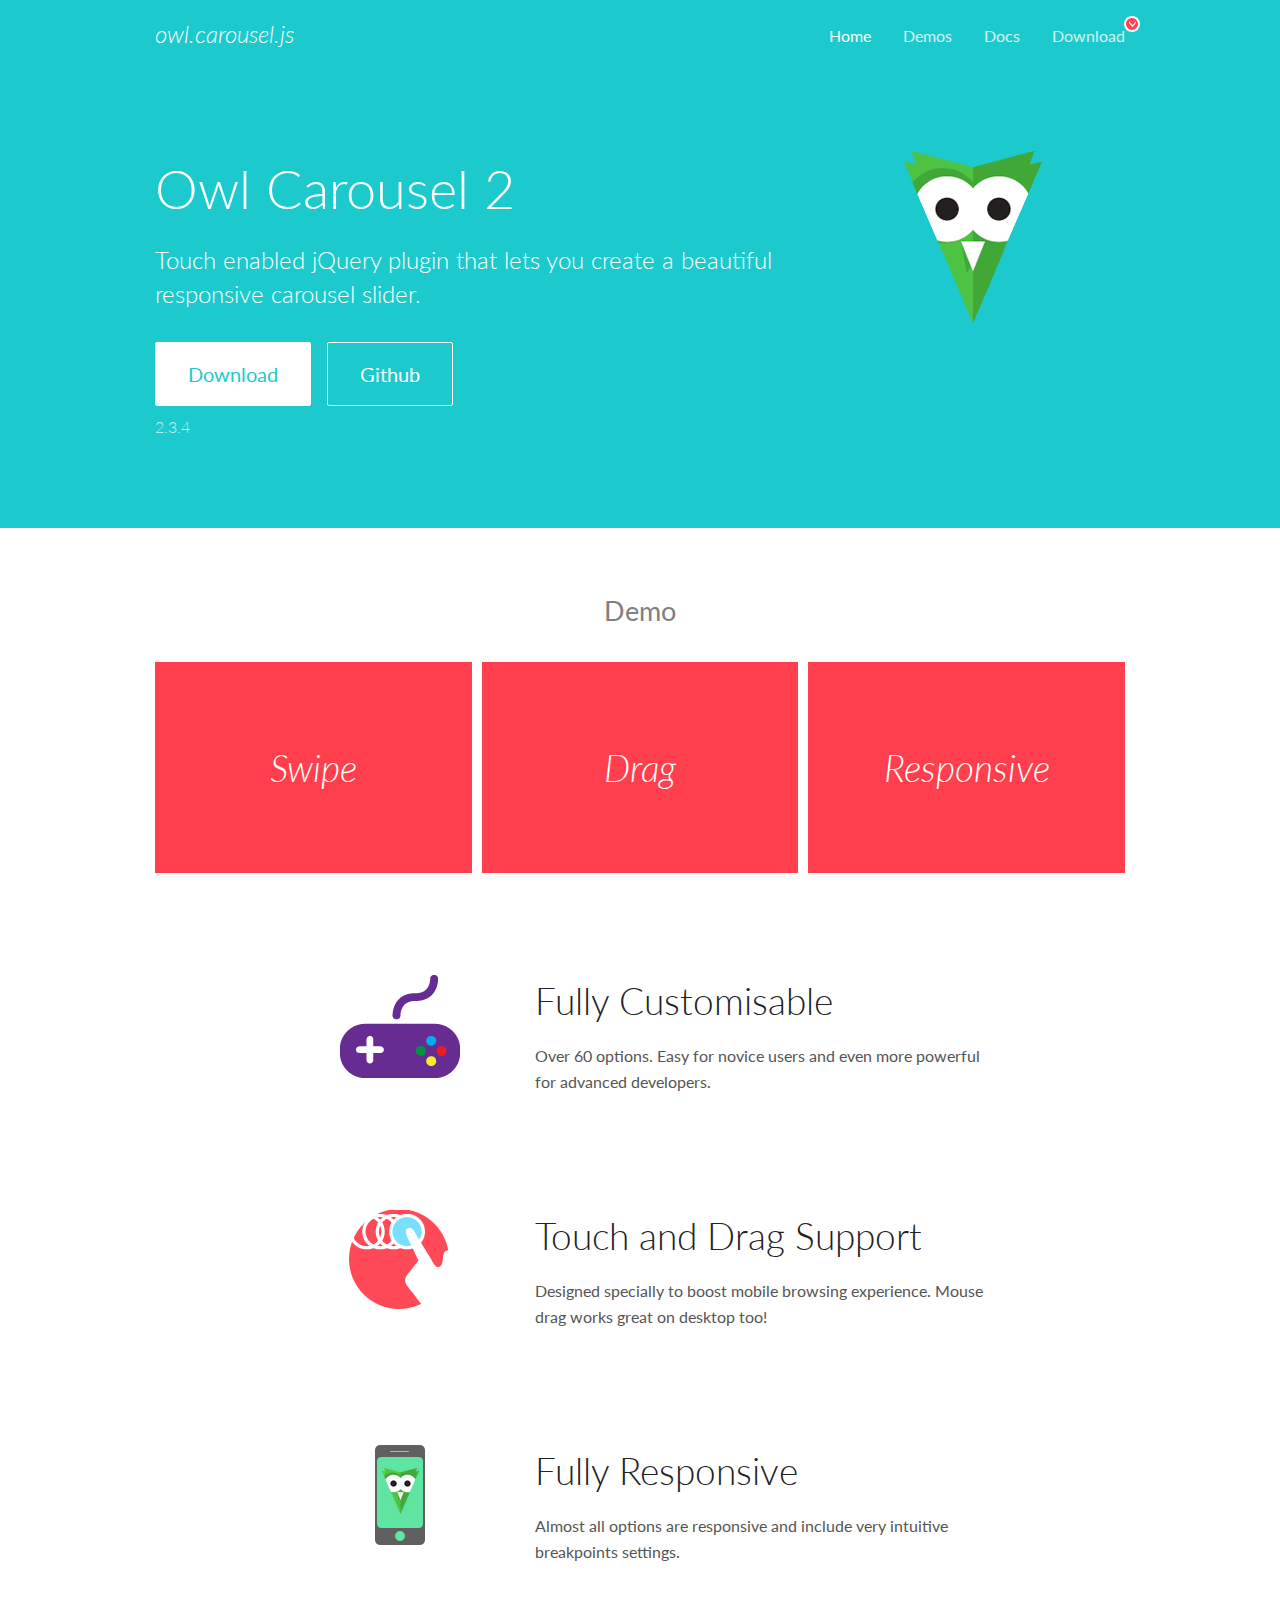
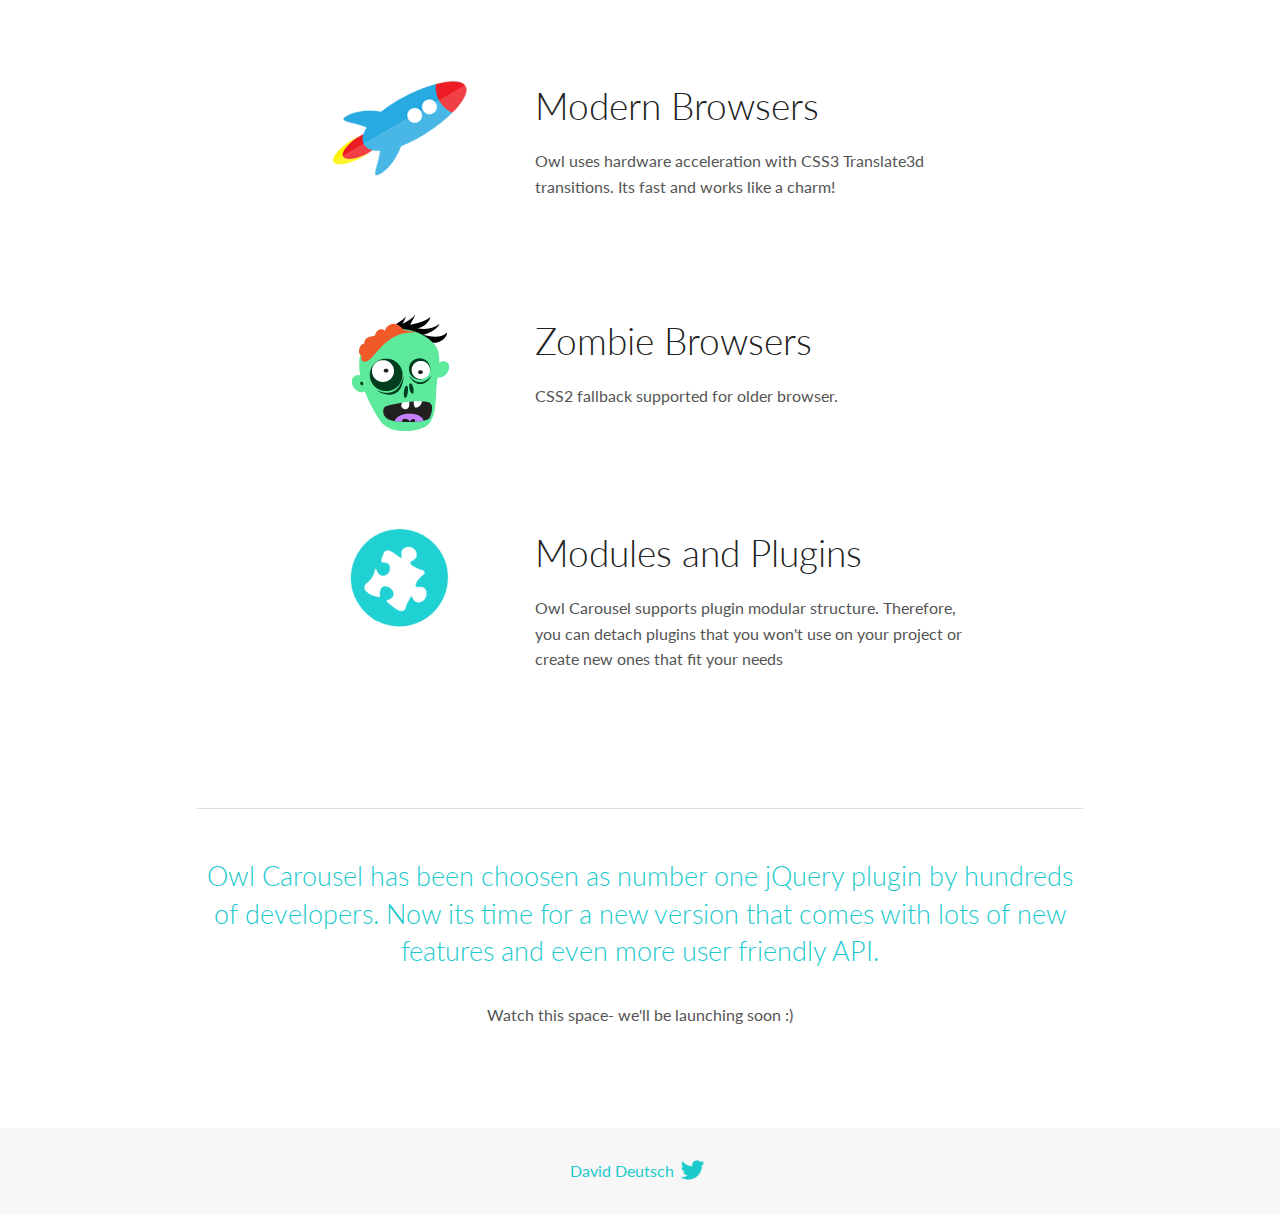
<file: assets/vendor/owl-carousel/OwlCarousel2-2.3.4/OwlCarousel2-2.3.4/docs/index.html>
<!DOCTYPE html>
<html lang="en">
  <head>

    <!-- head -->
    <meta charset="utf-8">
    <meta name="msapplication-tap-highlight" content="no" />
    <meta name="viewport" content="width=device-width, initial-scale=1.0" />
    <meta name="description" content="Touch enabled jQuery plugin that lets you create beautiful responsive carousel slider.">
    <meta name="author" content="David Deutsch">
    <title>
      Home | Owl Carousel | 2.3.4
    </title>

    <!-- Stylesheets -->
    <link href='https://fonts.googleapis.com/css?family=Lato:300,400,700,400italic,300italic' rel='stylesheet' type='text/css'>
    <link rel="stylesheet" href="assets/css/docs.theme.min.css">

    <!-- Owl Stylesheets -->
    <link rel="stylesheet" href="assets/owlcarousel/assets/owl.carousel.min.css">
    <link rel="stylesheet" href="assets/owlcarousel/assets/owl.theme.default.min.css">

    <!-- HTML5 shim and Respond.js IE8 support of HTML5 elements and media queries -->

    <!--[if lt IE 9]>
      <script src="https://oss.maxcdn.com/libs/html5shiv/3.7.0/html5shiv.js"></script>
      <script src="https://oss.maxcdn.com/libs/respond.js/1.3.0/respond.min.js"></script>
    <![endif]-->

    <!-- Favicons -->
    <link rel="apple-touch-icon-precomposed" sizes="144x144" href="assets/ico/apple-touch-icon-144-precomposed.png">
    <link rel="shortcut icon" href="assets/ico/favicon.png">
    <link rel="shortcut icon" href="favicon.ico">

    <!-- Yeah i know js should not be in header. Its required for demos.-->

    <!-- javascript -->
    <script src="assets/vendors/jquery.min.js"></script>
    <script src="assets/owlcarousel/owl.carousel.js"></script>
  </head>
  <body>

    <!-- header -->
    <header class="header">
      <div class="row">
        <div class="large-12 columns">
          <div class="brand left">
            <h3>
              <a href="/OwlCarousel2/">owl.carousel.js</a> 
            </h3>
          </div>
          <a id="toggle-nav" class="right">
            <span></span> <span></span> <span></span> 
          </a> 
          <div class="nav-bar">
            <ul class="clearfix">
              <li class="active">
                <a href="/OwlCarousel2/index.html">Home</a> 
              </li>
              <li> <a href="/OwlCarousel2/demos/demos.html">Demos</a>  </li>
              <li> <a href="/OwlCarousel2/docs/started-welcome.html">Docs</a>  </li>
              <li>
                <a href="https://github.com/OwlCarousel2/OwlCarousel2/archive/2.3.4.zip">Download</a> 
                <span class="download"></span> 
              </li>
            </ul>
          </div>
        </div>
      </div>
    </header>

    <!-- home panel -->
    <section id="hero">
      <div class="row">
        <div class="large-8 medium-8 columns">
          <h1>Owl Carousel 2</h1>
          <h4>Touch enabled jQuery plugin that lets you create a beautiful responsive carousel slider.</h4>
          <a href="https://github.com/OwlCarousel2/OwlCarousel2/archive/2.3.4.zip" class="hero-button">Download</a> 
          <a href="https://github.com/OwlCarousel2/OwlCarousel2" class="hero-button outline">Github</a> 
          <p>2.3.4</p>
        </div>
        <div class="large-4 medium-4 columns">
          <img class="owl-logo" src="assets/img/owl-logo.png" alt="mr. Owl">
        </div>
      </div>
    </section>

    <!-- body -->
    <div class="home-demo">
      <div class="row">
        <div class="large-12 columns">
          <h3>Demo</h3>
          <div class="owl-carousel">
            <div class="item">
              <h2>Swipe</h2>
            </div>
            <div class="item">
              <h2>Drag</h2>
            </div>
            <div class="item">
              <h2>Responsive</h2>
            </div>
            <div class="item">
              <h2>CSS3</h2>
            </div>
            <div class="item">
              <h2>Fast</h2>
            </div>
            <div class="item">
              <h2>Easy</h2>
            </div>
            <div class="item">
              <h2>Free</h2>
            </div>
            <div class="item">
              <h2>Upgradable</h2>
            </div>
            <div class="item">
              <h2>Tons of options</h2>
            </div>
            <div class="item">
              <h2>Infinity</h2>
            </div>
            <div class="item">
              <h2>Auto Width</h2>
            </div>
          </div>
        </div>
      </div>
    </div>
    <script>
      var owl = $('.owl-carousel');
      owl.owlCarousel({
        margin: 10,
        loop: true,
        responsive: {
          0: {
            items: 1
          },
          600: {
            items: 2
          },
          1000: {
            items: 3
          }
        }
      })
    </script>

    <!-- features -->
    <div id="features">
      <div class="row">
        <div class="small-12 medium-9 small-centered columns">
          <section class="row feature">
            <div class="medium-4 small-12 columns">
              <img src="assets/img/feature-options.png" alt="">
            </div>
            <div class="medium-8 small-12 columns">
              <h2>Fully Customisable</h2>
              <p>Over 60 options. Easy for novice users and even more powerful for advanced developers.</p>
            </div>
          </section>
          <section class="row feature">
            <div class="medium-4 small-12 columns">
              <img src="assets/img/feature-drag.png" alt="">
            </div>
            <div class="medium-8 small-12 columns">
              <h2>Touch and Drag Support</h2>
              <p>Designed specially to boost mobile browsing experience. Mouse drag works great on desktop too!</p>
            </div>
          </section>
          <section class="row feature">
            <div class="medium-4 small-12 columns">
              <img src="assets/img/feature-responsive.png" alt="">
            </div>
            <div class="medium-8 small-12 columns">
              <h2>Fully Responsive</h2>
              <p>Almost all options are responsive and include very intuitive breakpoints settings.</p>
            </div>
          </section>
          <section class="row feature">
            <div class="medium-4 small-12 columns">
              <img src="assets/img/feature-modern.png" alt="">
            </div>
            <div class="medium-8 small-12 columns">
              <h2>Modern Browsers</h2>
              <p>Owl uses hardware acceleration with CSS3 Translate3d transitions. Its fast and works like a charm! </p>
            </div>
          </section>
          <section class="row feature">
            <div class="medium-4 small-12 columns">
              <img src="assets/img/feature-zombie.png" alt="">
            </div>
            <div class="medium-8 small-12 columns">
              <h2>Zombie Browsers</h2>
              <p>CSS2 fallback supported for older browser.</p>
            </div>
          </section>
          <section class="row feature">
            <div class="medium-4 small-12 columns">
              <img src="assets/img/feature-module.png" alt="">
            </div>
            <div class="medium-8 small-12 columns">
              <h2>Modules and Plugins</h2>
              <p>Owl Carousel supports plugin modular structure. Therefore, you can detach plugins that you won&#x27;t use on your project or create new ones that fit your needs</p>
            </div>
          </section>
        </div>
      </div>
    </div>

    <!-- footer -->
    <section id="teaser-text">
      <div class="row">
        <div class="small-12 medium-11 small-centered columns">
          <hr>
          <h3 id="owl-carousel-has-been-choosen-as-number-one-jquery-plugin-by-hundreds-of-developers-now-its-time-for-a-new-version-that-comes-with-lots-of-new-features-and-even-more-user-friendly-api-">Owl Carousel has been choosen as number one jQuery plugin by hundreds of developers. Now its time for a new version that comes with lots of new features and even more user friendly API.</h3>
          <p>Watch this space- we&#39;ll be launching soon :)</p>
        </div>
      </div>
    </section>

    <!-- footer -->
    <footer class="footer">
      <div class="row">
        <div class="large-12 columns">
          <h5>
            <a href="/OwlCarousel2/docs/support-contact.html">David Deutsch</a> 
            <a id="custom-tweet-button" href="https://twitter.com/share?url=https://github.com/OwlCarousel2/OwlCarousel2&text=Owl Carousel - This is so awesome! " target="_blank"></a> 
          </h5>
        </div>
      </div>
    </footer>

    <!-- vendors -->
    <script src="assets/vendors/highlight.js"></script>
    <script src="assets/js/app.js"></script>
  </body>
</html>
</file>
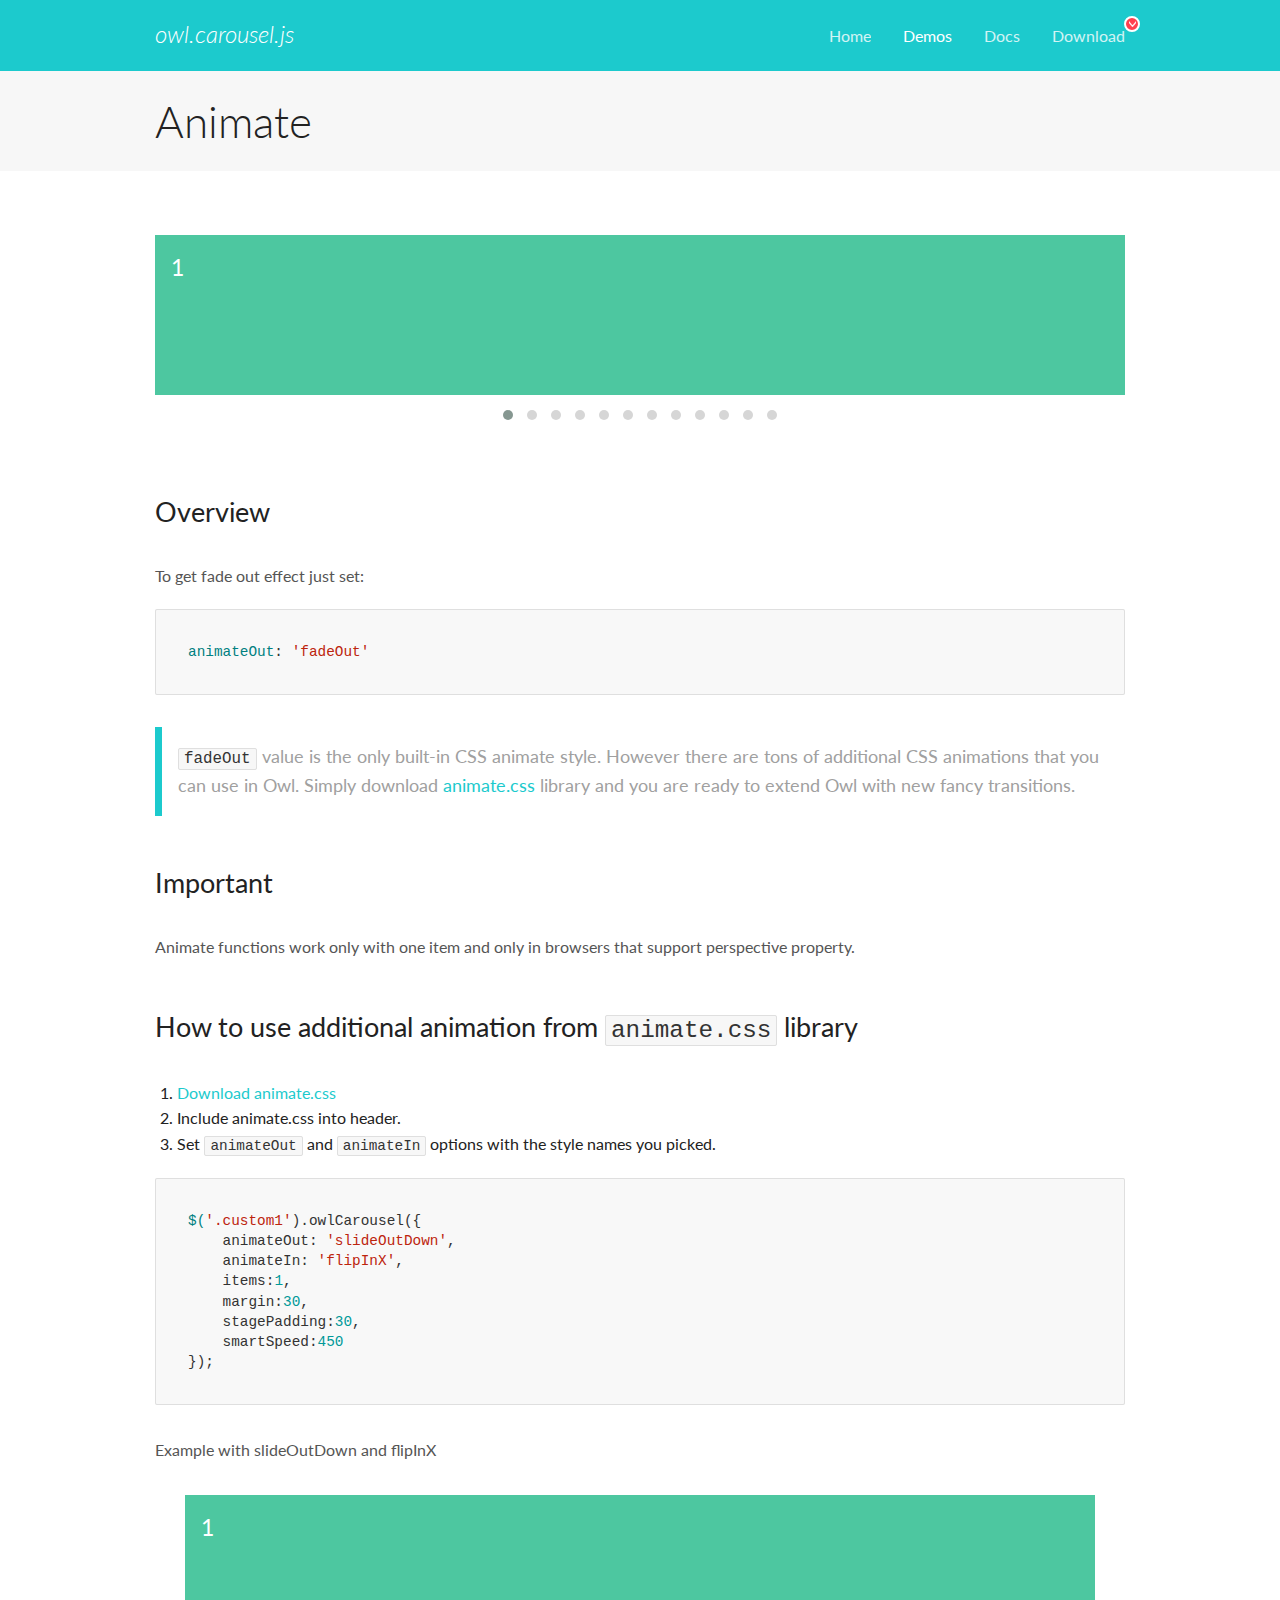
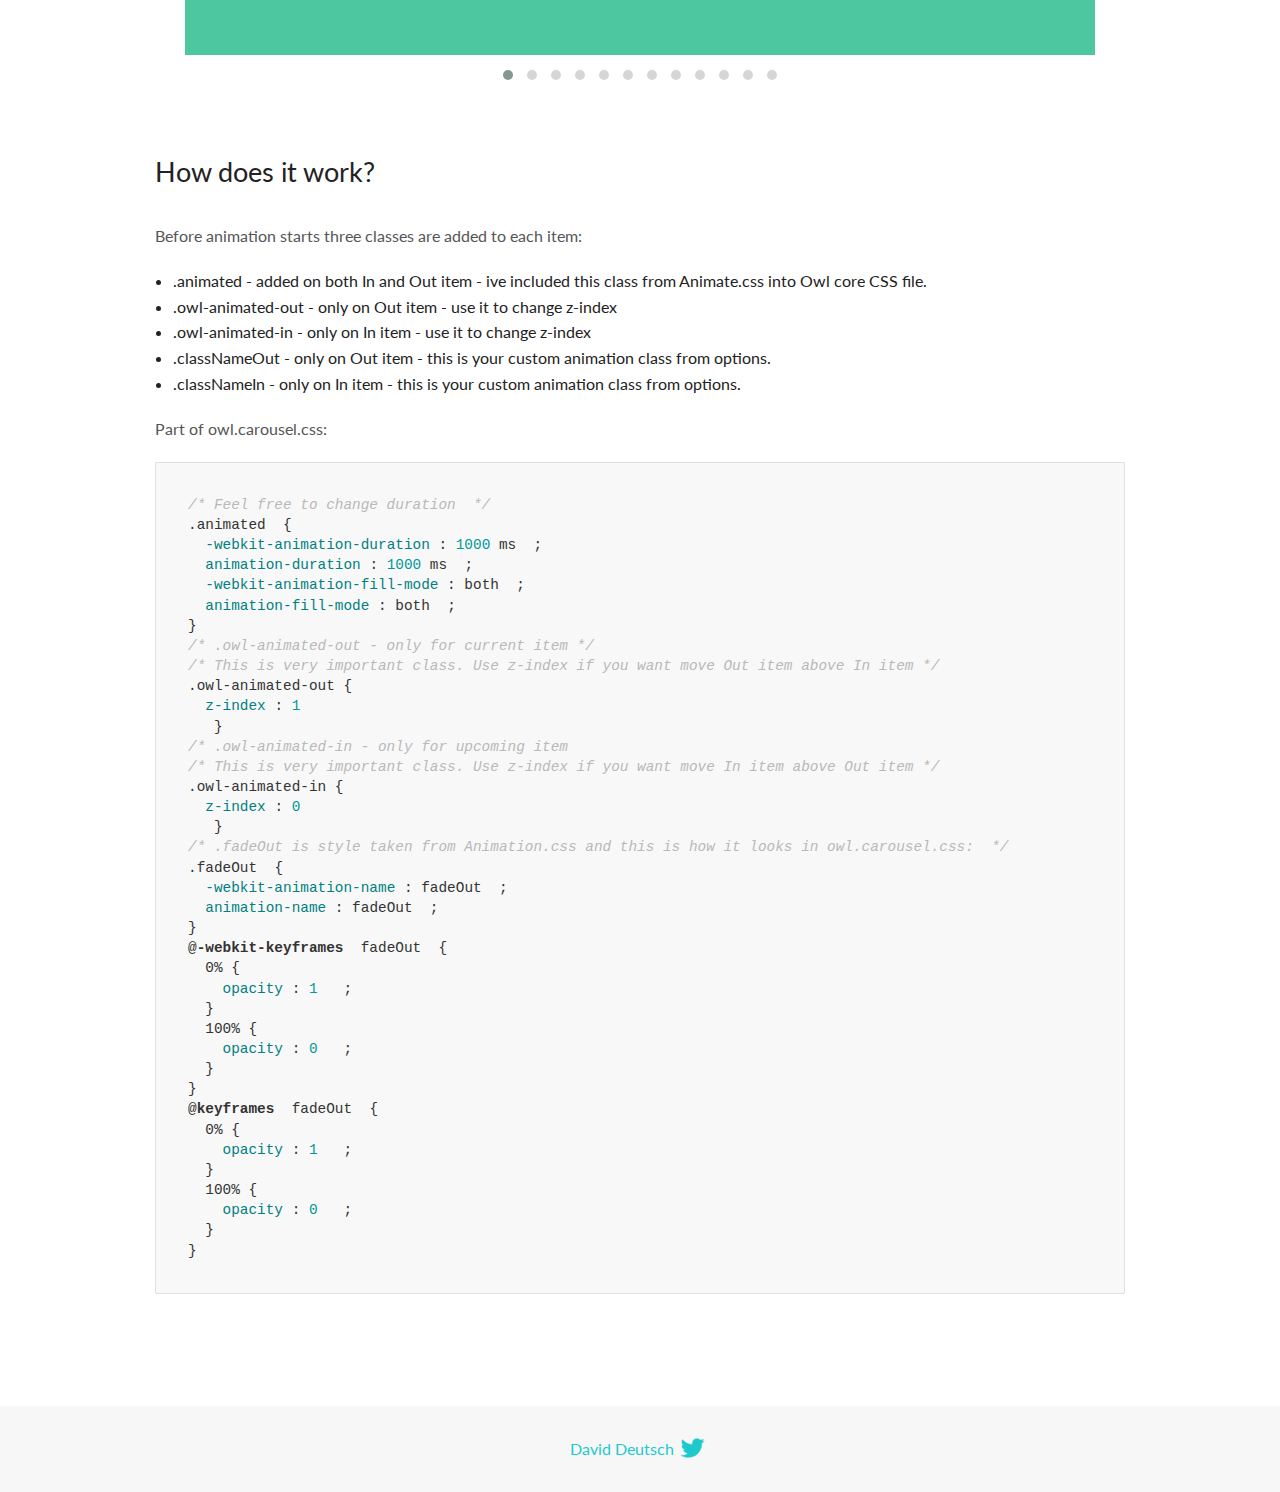
<file: assets/vendor/owl-carousel/OwlCarousel2-2.3.4/OwlCarousel2-2.3.4/docs/demos/animate.html>
<!DOCTYPE html>
<html lang="en">
  <head>

    <!-- head -->
    <meta charset="utf-8">
    <meta name="msapplication-tap-highlight" content="no" />
    <meta name="viewport" content="width=device-width, initial-scale=1.0" />
    <meta name="description" content="Animate carousel">
    <meta name="author" content="David Deutsch">
    <title>
      Animate Demo | Owl Carousel | 2.3.4
    </title>

    <!-- Stylesheets -->
    <link href='https://fonts.googleapis.com/css?family=Lato:300,400,700,400italic,300italic' rel='stylesheet' type='text/css'>
    <link rel="stylesheet" href="../assets/css/docs.theme.min.css">

    <!-- Owl Stylesheets -->
    <link rel="stylesheet" href="../assets/owlcarousel/assets/owl.carousel.min.css">
    <link rel="stylesheet" href="../assets/owlcarousel/assets/owl.theme.default.min.css">

    <!-- HTML5 shim and Respond.js IE8 support of HTML5 elements and media queries -->

    <!--[if lt IE 9]>
      <script src="https://oss.maxcdn.com/libs/html5shiv/3.7.0/html5shiv.js"></script>
      <script src="https://oss.maxcdn.com/libs/respond.js/1.3.0/respond.min.js"></script>
    <![endif]-->

    <!-- Favicons -->
    <link rel="apple-touch-icon-precomposed" sizes="144x144" href="../assets/ico/apple-touch-icon-144-precomposed.png">
    <link rel="shortcut icon" href="../assets/ico/favicon.png">
    <link rel="shortcut icon" href="favicon.ico">

    <!-- Yeah i know js should not be in header. Its required for demos.-->

    <!-- javascript -->
    <script src="../assets/vendors/jquery.min.js"></script>
    <script src="../assets/owlcarousel/owl.carousel.js"></script>
  </head>
  <body>

    <!-- header -->
    <header class="header">
      <div class="row">
        <div class="large-12 columns">
          <div class="brand left">
            <h3>
              <a href="/OwlCarousel2/">owl.carousel.js</a> 
            </h3>
          </div>
          <a id="toggle-nav" class="right">
            <span></span> <span></span> <span></span> 
          </a> 
          <div class="nav-bar">
            <ul class="clearfix">
              <li> <a href="/OwlCarousel2/index.html">Home</a>  </li>
              <li class="active">
                <a href="/OwlCarousel2/demos/demos.html">Demos</a> 
              </li>
              <li> <a href="/OwlCarousel2/docs/started-welcome.html">Docs</a>  </li>
              <li>
                <a href="https://github.com/OwlCarousel2/OwlCarousel2/archive/2.3.4.zip">Download</a> 
                <span class="download"></span> 
              </li>
            </ul>
          </div>
        </div>
      </div>
    </header>

    <!-- title -->
    <section class="title">
      <div class="row">
        <div class="large-12 columns">
          <h1>Animate</h1>
        </div>
      </div>
    </section>

    <!--  Demos -->
    <section id="demos">
      <div class="row">
        <div class="large-12 columns">
          <div class="fadeOut owl-carousel owl-theme">
            <div class="item">
              <h4>1</h4>
            </div>
            <div class="item">
              <h4>2</h4>
            </div>
            <div class="item">
              <h4>3</h4>
            </div>
            <div class="item">
              <h4>4</h4>
            </div>
            <div class="item">
              <h4>5</h4>
            </div>
            <div class="item">
              <h4>6</h4>
            </div>
            <div class="item">
              <h4>7</h4>
            </div>
            <div class="item">
              <h4>8</h4>
            </div>
            <div class="item">
              <h4>9</h4>
            </div>
            <div class="item">
              <h4>10</h4>
            </div>
            <div class="item">
              <h4>11</h4>
            </div>
            <div class="item">
              <h4>12</h4>
            </div>
          </div>
          <h3 id="overview">Overview</h3>
          <p>To get fade out effect just set:</p>
          <pre><code>animateOut: &#39;fadeOut&#39;</code></pre>
          <blockquote>
            <p><code>fadeOut</code> value is the only built-in CSS animate style. However there are tons of additional CSS animations that you can use in Owl. Simply download
              <a href="https://daneden.github.io/animate.css/">animate.css</a>  library and you are ready to extend Owl with new fancy transitions.</p>
          </blockquote>
          <h3 id="important">Important</h3>
          <p>Animate functions work only with one item and only in browsers that support perspective property.</p>
          <h3 id="how-to-use-additional-animation-from-animate-css-library">How to use additional animation from <code>animate.css</code> library</h3>
          <ol>
            <li> <a href="https://daneden.github.io/animate.css/">Download animate.css</a>  </li>
            <li>Include animate.css into header.</li>
            <li>Set <code>animateOut</code> and <code>animateIn</code> options with the style names you picked.</li>
          </ol>
          <pre><code>$(&#39;.custom1&#39;).owlCarousel({
    animateOut: &#39;slideOutDown&#39;,
    animateIn: &#39;flipInX&#39;,
    items:1,
    margin:30,
    stagePadding:30,
    smartSpeed:450
});</code></pre>
          <p>Example with slideOutDown and flipInX</p>
          <div class="custom1 owl-carousel owl-theme">
            <div class="item">
              <h4>1</h4>
            </div>
            <div class="item">
              <h4>2</h4>
            </div>
            <div class="item">
              <h4>3</h4>
            </div>
            <div class="item">
              <h4>4</h4>
            </div>
            <div class="item">
              <h4>5</h4>
            </div>
            <div class="item">
              <h4>6</h4>
            </div>
            <div class="item">
              <h4>7</h4>
            </div>
            <div class="item">
              <h4>8</h4>
            </div>
            <div class="item">
              <h4>9</h4>
            </div>
            <div class="item">
              <h4>10</h4>
            </div>
            <div class="item">
              <h4>11</h4>
            </div>
            <div class="item">
              <h4>12</h4>
            </div>
          </div>
          <h3 id="how-does-it-work-">How does it work?</h3>
          <p>Before animation starts three classes are added to each item:</p>
          <ul>
            <li>.animated - added on both In and Out item - ive included this class from Animate.css into Owl core CSS file.</li>
            <li>.owl-animated-out - only on Out item - use it to change z-index</li>
            <li>.owl-animated-in - only on In item - use it to change z-index</li>
            <li>.classNameOut - only on Out item - this is your custom animation class from options.</li>
            <li>.classNameIn - only on In item - this is your custom animation class from options.</li>
          </ul>
          <p>Part of owl.carousel.css:</p>
          <pre><code class="language-css"><span class="comment">/* Feel free to change duration  */</span> 
<span class="class">.animated</span>  <span class="rules">{
  <span class="rule"><span class="attribute">-webkit-animation-duration</span> :<span class="value"> <span class="number">1000</span> ms</span> </span> ;
  <span class="rule"><span class="attribute">animation-duration</span> :<span class="value"> <span class="number">1000</span> ms</span> </span> ;
  <span class="rule"><span class="attribute">-webkit-animation-fill-mode</span> :<span class="value"> both</span> </span> ;
  <span class="rule"><span class="attribute">animation-fill-mode</span> :<span class="value"> both</span> </span> ;
<span class="rule">}</span> </span> 
<span class="comment">/* .owl-animated-out - only for current item */</span> 
<span class="comment">/* This is very important class. Use z-index if you want move Out item above In item */</span> 
<span class="class">.owl-animated-out</span> <span class="rules">{
  <span class="rule"><span class="attribute">z-index</span> :<span class="value"> <span class="number">1</span> 
</span> </span> </span> }
<span class="comment">/* .owl-animated-in - only for upcoming item
/* This is very important class. Use z-index if you want move In item above Out item */</span> 
<span class="class">.owl-animated-in</span> <span class="rules">{
  <span class="rule"><span class="attribute">z-index</span> :<span class="value"> <span class="number">0</span> 
</span> </span> </span> }
<span class="comment">/* .fadeOut is style taken from Animation.css and this is how it looks in owl.carousel.css:  */</span> 
<span class="class">.fadeOut</span>  <span class="rules">{
  <span class="rule"><span class="attribute">-webkit-animation-name</span> :<span class="value"> fadeOut</span> </span> ;
  <span class="rule"><span class="attribute">animation-name</span> :<span class="value"> fadeOut</span> </span> ;
<span class="rule">}</span> </span> 
<span class="at_rule">@<span class="keyword">-webkit-keyframes</span>  fadeOut </span> {
  0% <span class="rules">{
    <span class="rule"><span class="attribute">opacity</span> :<span class="value"> <span class="number">1</span> </span> </span> ;
  <span class="rule">}</span> </span> 
  100% <span class="rules">{
    <span class="rule"><span class="attribute">opacity</span> :<span class="value"> <span class="number">0</span> </span> </span> ;
  <span class="rule">}</span> </span> 
}
<span class="at_rule">@<span class="keyword">keyframes</span>  fadeOut </span> {
  0% <span class="rules">{
    <span class="rule"><span class="attribute">opacity</span> :<span class="value"> <span class="number">1</span> </span> </span> ;
  <span class="rule">}</span> </span> 
  100% <span class="rules">{
    <span class="rule"><span class="attribute">opacity</span> :<span class="value"> <span class="number">0</span> </span> </span> ;
  <span class="rule">}</span> </span> 
}</code></pre>
          <link rel="stylesheet" href="../assets/css/animate.css">
          <script>
            jQuery(document).ready(function($) {
              $('.fadeOut').owlCarousel({
                items: 1,
                animateOut: 'fadeOut',
                loop: true,
                margin: 10,
              });
              $('.custom1').owlCarousel({
                animateOut: 'slideOutDown',
                animateIn: 'flipInX',
                items: 1,
                margin: 30,
                stagePadding: 30,
                smartSpeed: 450
              });
            });
          </script>
        </div>
      </div>
    </section>

    <!-- footer -->
    <footer class="footer">
      <div class="row">
        <div class="large-12 columns">
          <h5>
            <a href="/OwlCarousel2/docs/support-contact.html">David Deutsch</a> 
            <a id="custom-tweet-button" href="https://twitter.com/share?url=https://github.com/OwlCarousel2/OwlCarousel2&text=Owl Carousel - This is so awesome! " target="_blank"></a> 
          </h5>
        </div>
      </div>
    </footer>

    <!-- vendors -->
    <script src="../assets/vendors/highlight.js"></script>
    <script src="../assets/js/app.js"></script>
  </body>
</html>
</file>
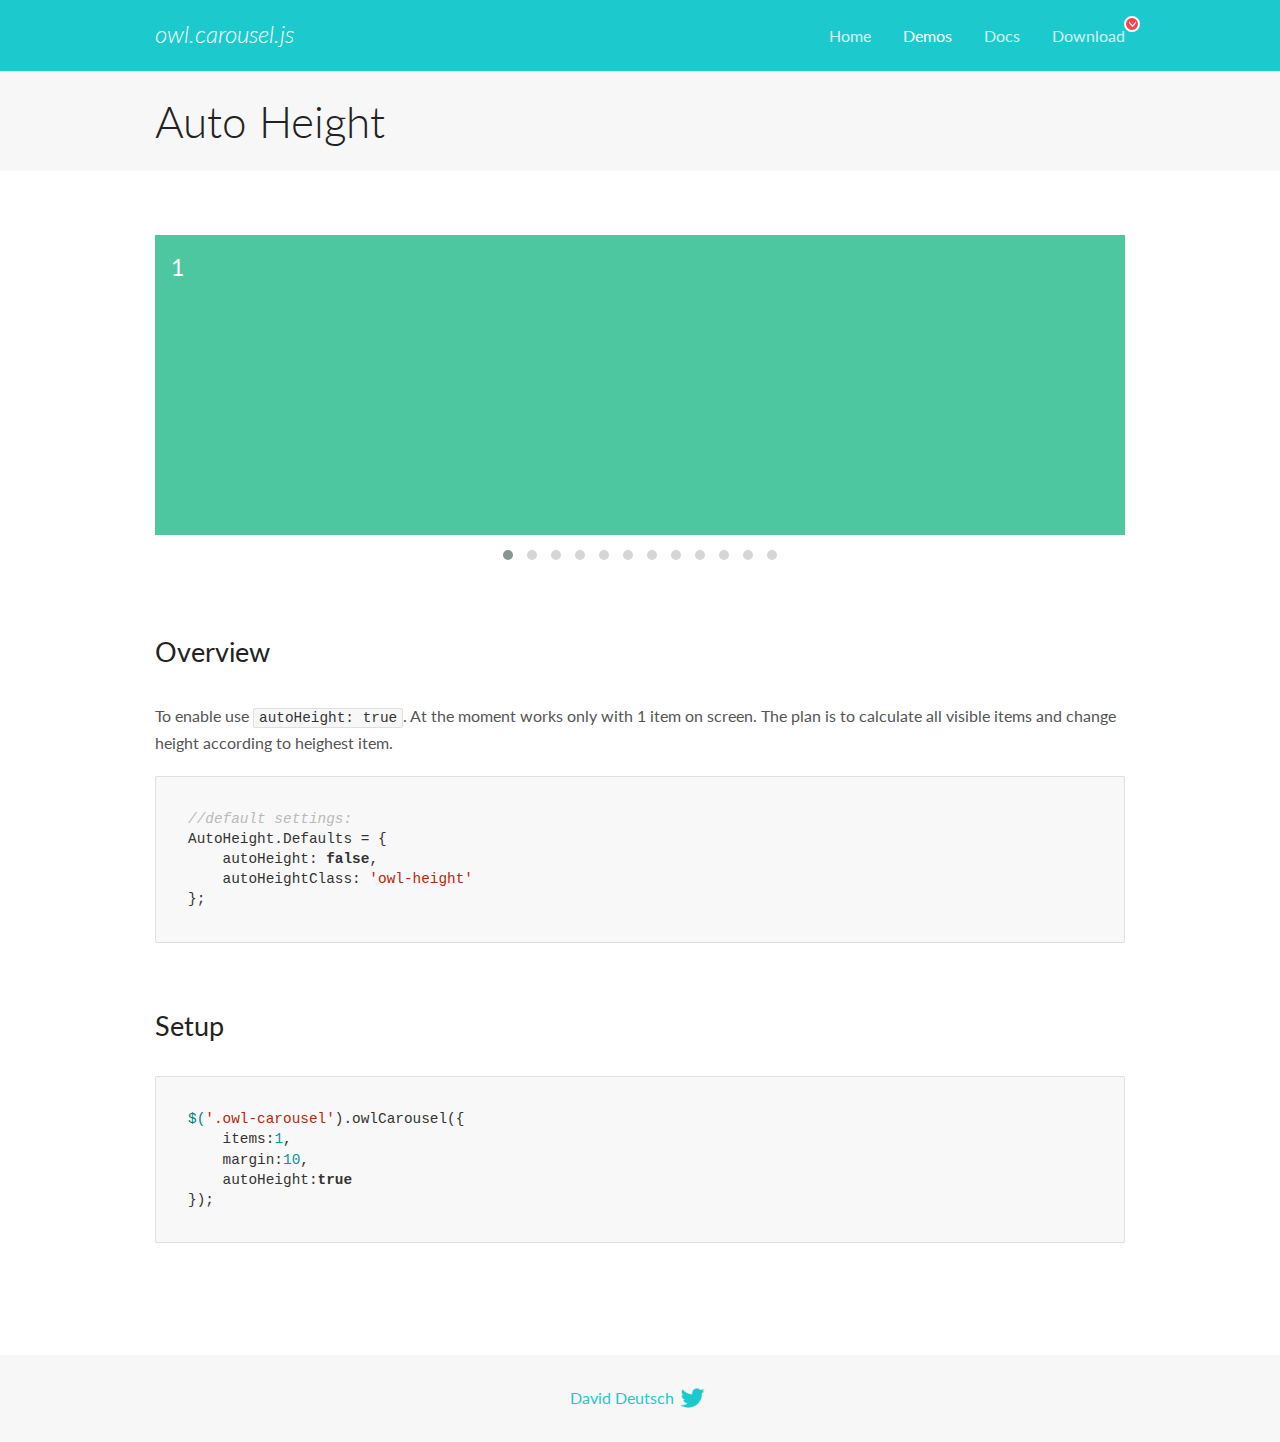
<file: assets/vendor/owl-carousel/OwlCarousel2-2.3.4/OwlCarousel2-2.3.4/docs/demos/autoheight.html>
<!DOCTYPE html>
<html lang="en">
  <head>

    <!-- head -->
    <meta charset="utf-8">
    <meta name="msapplication-tap-highlight" content="no" />
    <meta name="viewport" content="width=device-width, initial-scale=1.0" />
    <meta name="description" content="autoHeight usage demo">
    <meta name="author" content="David Deutsch">
    <title>
      Auto Height Demo | Owl Carousel | 2.3.4
    </title>

    <!-- Stylesheets -->
    <link href='https://fonts.googleapis.com/css?family=Lato:300,400,700,400italic,300italic' rel='stylesheet' type='text/css'>
    <link rel="stylesheet" href="../assets/css/docs.theme.min.css">

    <!-- Owl Stylesheets -->
    <link rel="stylesheet" href="../assets/owlcarousel/assets/owl.carousel.min.css">
    <link rel="stylesheet" href="../assets/owlcarousel/assets/owl.theme.default.min.css">

    <!-- HTML5 shim and Respond.js IE8 support of HTML5 elements and media queries -->

    <!--[if lt IE 9]>
      <script src="https://oss.maxcdn.com/libs/html5shiv/3.7.0/html5shiv.js"></script>
      <script src="https://oss.maxcdn.com/libs/respond.js/1.3.0/respond.min.js"></script>
    <![endif]-->

    <!-- Favicons -->
    <link rel="apple-touch-icon-precomposed" sizes="144x144" href="../assets/ico/apple-touch-icon-144-precomposed.png">
    <link rel="shortcut icon" href="../assets/ico/favicon.png">
    <link rel="shortcut icon" href="favicon.ico">

    <!-- Yeah i know js should not be in header. Its required for demos.-->

    <!-- javascript -->
    <script src="../assets/vendors/jquery.min.js"></script>
    <script src="../assets/owlcarousel/owl.carousel.js"></script>
  </head>
  <body>

    <!-- header -->
    <header class="header">
      <div class="row">
        <div class="large-12 columns">
          <div class="brand left">
            <h3>
              <a href="/OwlCarousel2/">owl.carousel.js</a> 
            </h3>
          </div>
          <a id="toggle-nav" class="right">
            <span></span> <span></span> <span></span> 
          </a> 
          <div class="nav-bar">
            <ul class="clearfix">
              <li> <a href="/OwlCarousel2/index.html">Home</a>  </li>
              <li class="active">
                <a href="/OwlCarousel2/demos/demos.html">Demos</a> 
              </li>
              <li> <a href="/OwlCarousel2/docs/started-welcome.html">Docs</a>  </li>
              <li>
                <a href="https://github.com/OwlCarousel2/OwlCarousel2/archive/2.3.4.zip">Download</a> 
                <span class="download"></span> 
              </li>
            </ul>
          </div>
        </div>
      </div>
    </header>

    <!-- title -->
    <section class="title">
      <div class="row">
        <div class="large-12 columns">
          <h1>Auto Height</h1>
        </div>
      </div>
    </section>

    <!--  Demos -->
    <section id="demos">
      <div class="row">
        <div class="large-12 columns">
          <div class="owl-carousel owl-theme">
            <div class="item" style="height:300px">
              <h4>1</h4>
            </div>
            <div class="item" style="height:100px">
              <h4>2</h4>
            </div>
            <div class="item" style="height:500px">
              <h4>3</h4>
            </div>
            <div class="item" style="height:250px">
              <h4>4</h4>
            </div>
            <div class="item" style="height:400px">
              <h4>5</h4>
            </div>
            <div class="item" style="height:500px">
              <h4>6</h4>
            </div>
            <div class="item" style="height:600px">
              <h4>7</h4>
            </div>
            <div class="item" style="height:400px">
              <h4>8</h4>
            </div>
            <div class="item" style="height:300px">
              <h4>9</h4>
            </div>
            <div class="item" style="height:350px">
              <h4>10</h4>
            </div>
            <div class="item" style="height:200px">
              <h4>11</h4>
            </div>
            <div class="item" style="height:150px">
              <h4>12</h4>
            </div>
          </div>
          <h3 id="overview">Overview</h3>
          <p>To enable use <code>autoHeight: true</code>. At the moment works only with 1 item on screen. The plan is to calculate all visible items and change height according to heighest item.</p>
          <pre><code>//default settings:
AutoHeight.Defaults = {
    autoHeight: false,
    autoHeightClass: &#39;owl-height&#39;
};</code></pre>
          <h3 id="setup">Setup</h3>
          <pre><code>$(&#39;.owl-carousel&#39;).owlCarousel({
    items:1,
    margin:10,
    autoHeight:true
});</code></pre>
          <script>
            $(document).ready(function() {
              $('.owl-carousel').owlCarousel({
                items: 1,
                margin: 10,
                autoHeight: true
              });
            })
          </script>
        </div>
      </div>
    </section>

    <!-- footer -->
    <footer class="footer">
      <div class="row">
        <div class="large-12 columns">
          <h5>
            <a href="/OwlCarousel2/docs/support-contact.html">David Deutsch</a> 
            <a id="custom-tweet-button" href="https://twitter.com/share?url=https://github.com/OwlCarousel2/OwlCarousel2&text=Owl Carousel - This is so awesome! " target="_blank"></a> 
          </h5>
        </div>
      </div>
    </footer>

    <!-- vendors -->
    <script src="../assets/vendors/highlight.js"></script>
    <script src="../assets/js/app.js"></script>
  </body>
</html>
</file>
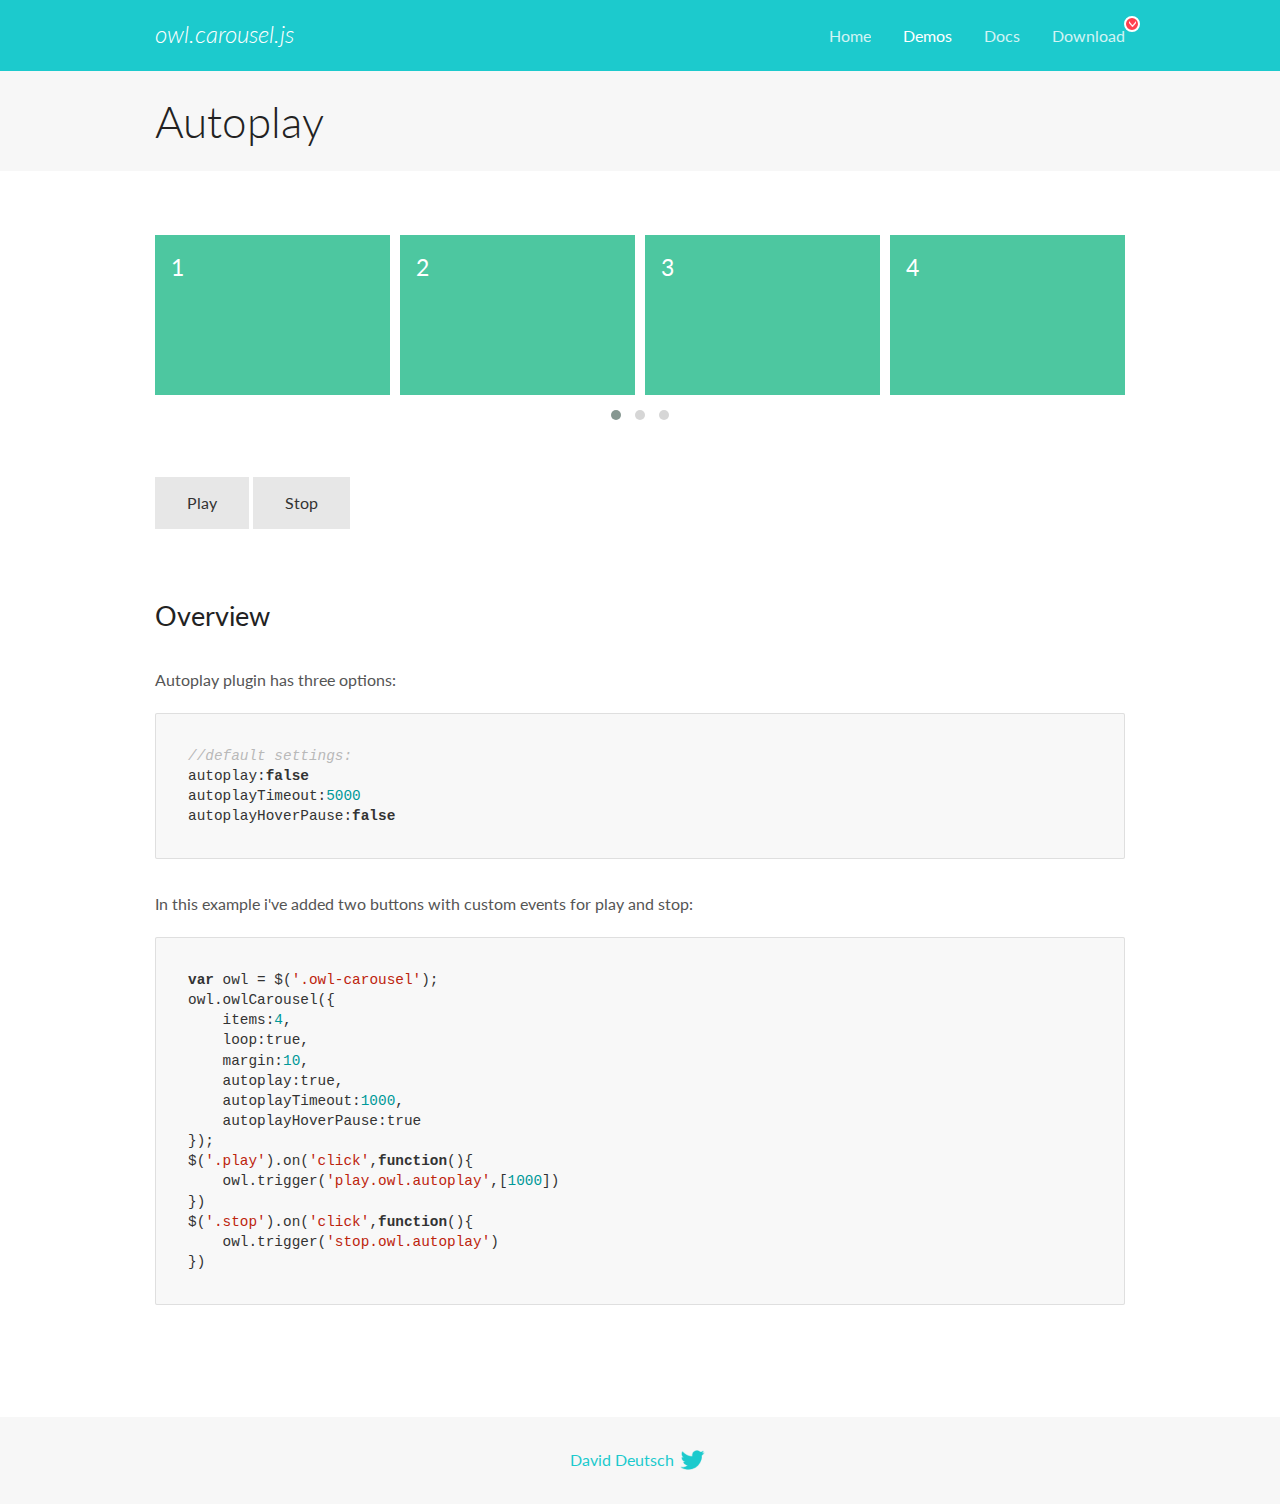
<file: assets/vendor/owl-carousel/OwlCarousel2-2.3.4/OwlCarousel2-2.3.4/docs/demos/autoplay.html>
<!DOCTYPE html>
<html lang="en">
  <head>

    <!-- head -->
    <meta charset="utf-8">
    <meta name="msapplication-tap-highlight" content="no" />
    <meta name="viewport" content="width=device-width, initial-scale=1.0" />
    <meta name="description" content="Autoplay usage demo">
    <meta name="author" content="David Deutsch">
    <title>
      Autoplay Demo | Owl Carousel | 2.3.4
    </title>

    <!-- Stylesheets -->
    <link href='https://fonts.googleapis.com/css?family=Lato:300,400,700,400italic,300italic' rel='stylesheet' type='text/css'>
    <link rel="stylesheet" href="../assets/css/docs.theme.min.css">

    <!-- Owl Stylesheets -->
    <link rel="stylesheet" href="../assets/owlcarousel/assets/owl.carousel.min.css">
    <link rel="stylesheet" href="../assets/owlcarousel/assets/owl.theme.default.min.css">

    <!-- HTML5 shim and Respond.js IE8 support of HTML5 elements and media queries -->

    <!--[if lt IE 9]>
      <script src="https://oss.maxcdn.com/libs/html5shiv/3.7.0/html5shiv.js"></script>
      <script src="https://oss.maxcdn.com/libs/respond.js/1.3.0/respond.min.js"></script>
    <![endif]-->

    <!-- Favicons -->
    <link rel="apple-touch-icon-precomposed" sizes="144x144" href="../assets/ico/apple-touch-icon-144-precomposed.png">
    <link rel="shortcut icon" href="../assets/ico/favicon.png">
    <link rel="shortcut icon" href="favicon.ico">

    <!-- Yeah i know js should not be in header. Its required for demos.-->

    <!-- javascript -->
    <script src="../assets/vendors/jquery.min.js"></script>
    <script src="../assets/owlcarousel/owl.carousel.js"></script>
  </head>
  <body>

    <!-- header -->
    <header class="header">
      <div class="row">
        <div class="large-12 columns">
          <div class="brand left">
            <h3>
              <a href="/OwlCarousel2/">owl.carousel.js</a> 
            </h3>
          </div>
          <a id="toggle-nav" class="right">
            <span></span> <span></span> <span></span> 
          </a> 
          <div class="nav-bar">
            <ul class="clearfix">
              <li> <a href="/OwlCarousel2/index.html">Home</a>  </li>
              <li class="active">
                <a href="/OwlCarousel2/demos/demos.html">Demos</a> 
              </li>
              <li> <a href="/OwlCarousel2/docs/started-welcome.html">Docs</a>  </li>
              <li>
                <a href="https://github.com/OwlCarousel2/OwlCarousel2/archive/2.3.4.zip">Download</a> 
                <span class="download"></span> 
              </li>
            </ul>
          </div>
        </div>
      </div>
    </header>

    <!-- title -->
    <section class="title">
      <div class="row">
        <div class="large-12 columns">
          <h1>Autoplay</h1>
        </div>
      </div>
    </section>

    <!--  Demos -->
    <section id="demos">
      <div class="row">
        <div class="large-12 columns">
          <div class="owl-carousel owl-theme">
            <div class="item">
              <h4>1</h4>
            </div>
            <div class="item">
              <h4>2</h4>
            </div>
            <div class="item">
              <h4>3</h4>
            </div>
            <div class="item">
              <h4>4</h4>
            </div>
            <div class="item">
              <h4>5</h4>
            </div>
            <div class="item">
              <h4>6</h4>
            </div>
            <div class="item">
              <h4>7</h4>
            </div>
            <div class="item">
              <h4>8</h4>
            </div>
            <div class="item">
              <h4>9</h4>
            </div>
            <div class="item">
              <h4>10</h4>
            </div>
            <div class="item">
              <h4>11</h4>
            </div>
            <div class="item">
              <h4>12</h4>
            </div>
          </div>
          <a class="button secondary play">Play</a> 
          <a class="button secondary stop">Stop</a> 
          <h3 id="overview">Overview</h3>
          <p>Autoplay plugin has three options:</p>
          <pre><code>//default settings:
autoplay:false
autoplayTimeout:5000
autoplayHoverPause:false</code></pre>
          <p>In this example i&#39;ve added two buttons with custom events for play and stop:</p>
          <pre><code>var owl = $(&#39;.owl-carousel&#39;);
owl.owlCarousel({
    items:4,
    loop:true,
    margin:10,
    autoplay:true,
    autoplayTimeout:1000,
    autoplayHoverPause:true
});
$(&#39;.play&#39;).on(&#39;click&#39;,function(){
    owl.trigger(&#39;play.owl.autoplay&#39;,[1000])
})
$(&#39;.stop&#39;).on(&#39;click&#39;,function(){
    owl.trigger(&#39;stop.owl.autoplay&#39;)
})</code></pre>
          <script>
            $(document).ready(function() {
              var owl = $('.owl-carousel');
              owl.owlCarousel({
                items: 4,
                loop: true,
                margin: 10,
                autoplay: true,
                autoplayTimeout: 1000,
                autoplayHoverPause: true
              });
              $('.play').on('click', function() {
                owl.trigger('play.owl.autoplay', [1000])
              })
              $('.stop').on('click', function() {
                owl.trigger('stop.owl.autoplay')
              })
            })
          </script>
        </div>
      </div>
    </section>

    <!-- footer -->
    <footer class="footer">
      <div class="row">
        <div class="large-12 columns">
          <h5>
            <a href="/OwlCarousel2/docs/support-contact.html">David Deutsch</a> 
            <a id="custom-tweet-button" href="https://twitter.com/share?url=https://github.com/OwlCarousel2/OwlCarousel2&text=Owl Carousel - This is so awesome! " target="_blank"></a> 
          </h5>
        </div>
      </div>
    </footer>

    <!-- vendors -->
    <script src="../assets/vendors/highlight.js"></script>
    <script src="../assets/js/app.js"></script>
  </body>
</html>
</file>
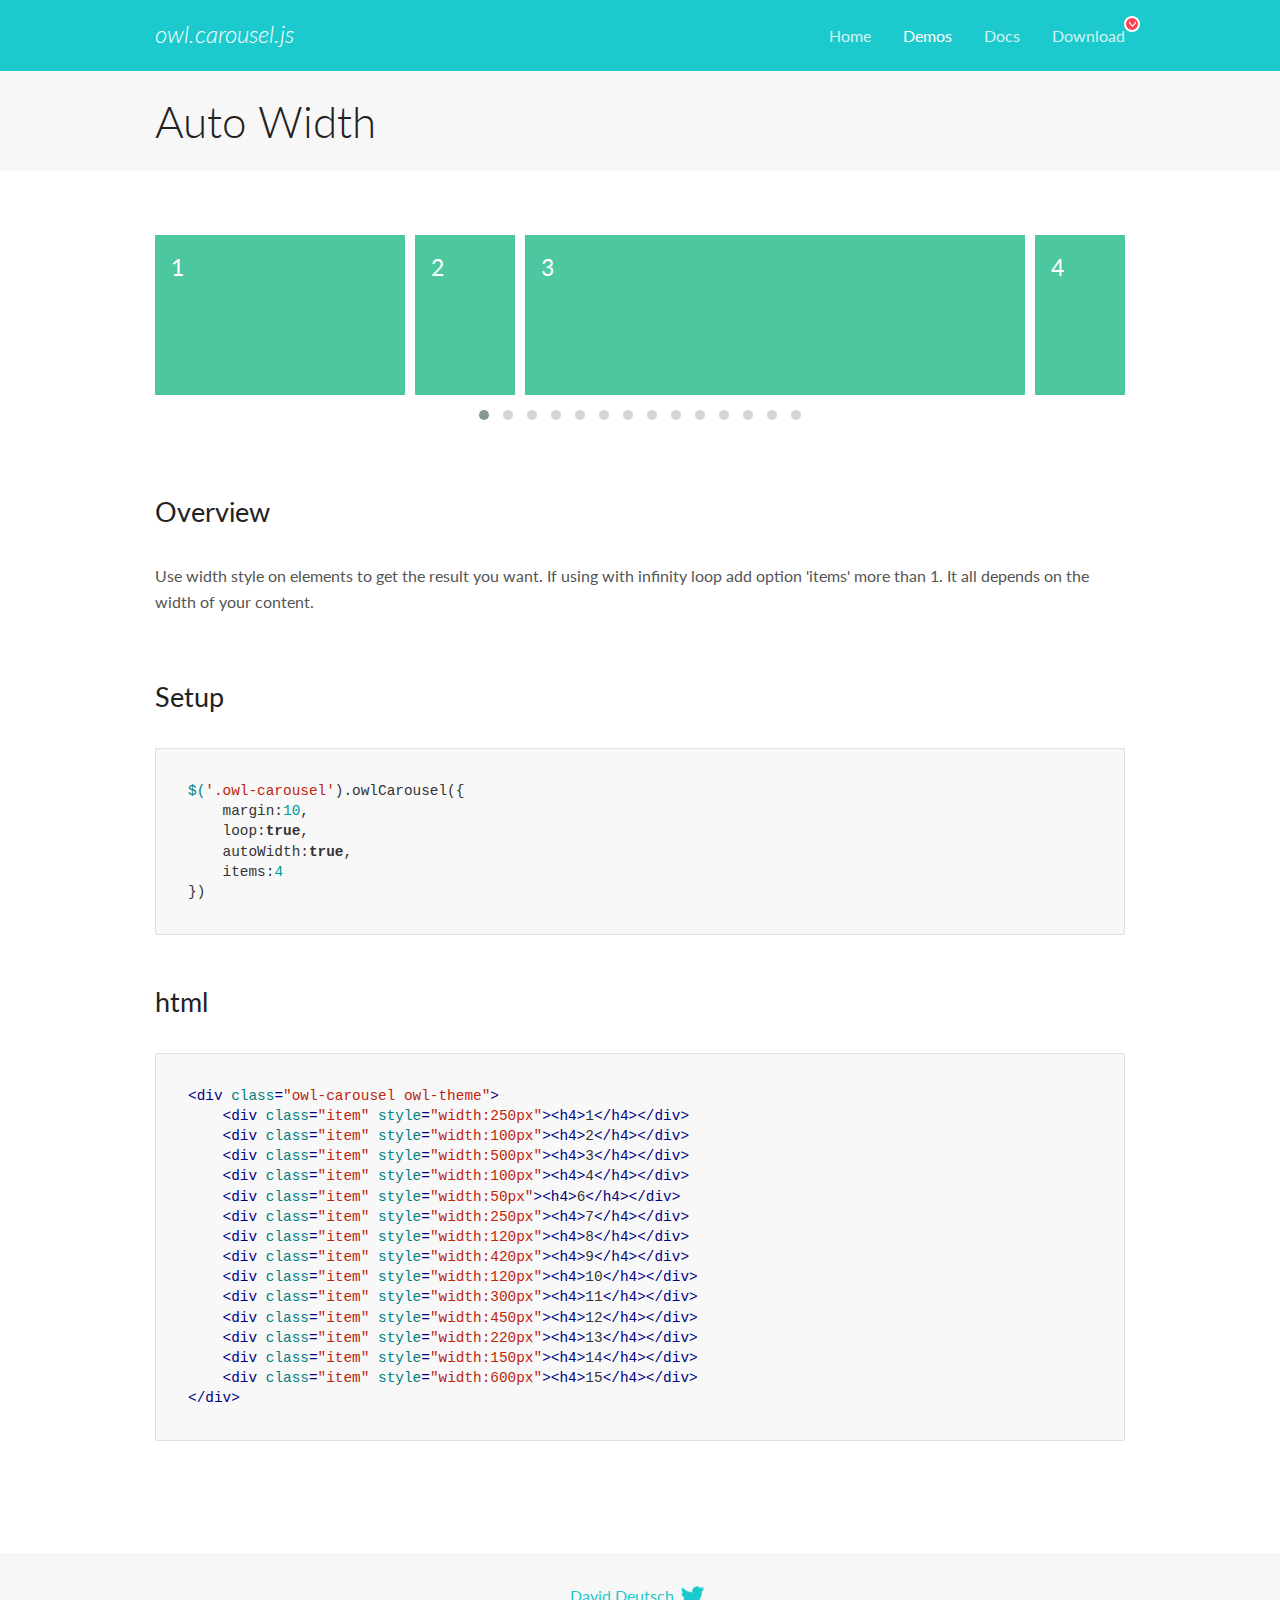
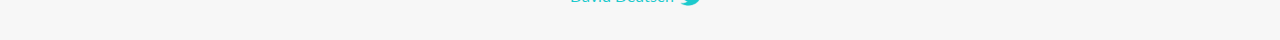
<file: assets/vendor/owl-carousel/OwlCarousel2-2.3.4/OwlCarousel2-2.3.4/docs/demos/autowidth.html>
<!DOCTYPE html>
<html lang="en">
  <head>

    <!-- head -->
    <meta charset="utf-8">
    <meta name="msapplication-tap-highlight" content="no" />
    <meta name="viewport" content="width=device-width, initial-scale=1.0" />
    <meta name="description" content="Auto Width">
    <meta name="author" content="David Deutsch">
    <title>
      Auto Width Demo | Owl Carousel | 2.3.4
    </title>

    <!-- Stylesheets -->
    <link href='https://fonts.googleapis.com/css?family=Lato:300,400,700,400italic,300italic' rel='stylesheet' type='text/css'>
    <link rel="stylesheet" href="../assets/css/docs.theme.min.css">

    <!-- Owl Stylesheets -->
    <link rel="stylesheet" href="../assets/owlcarousel/assets/owl.carousel.min.css">
    <link rel="stylesheet" href="../assets/owlcarousel/assets/owl.theme.default.min.css">

    <!-- HTML5 shim and Respond.js IE8 support of HTML5 elements and media queries -->

    <!--[if lt IE 9]>
      <script src="https://oss.maxcdn.com/libs/html5shiv/3.7.0/html5shiv.js"></script>
      <script src="https://oss.maxcdn.com/libs/respond.js/1.3.0/respond.min.js"></script>
    <![endif]-->

    <!-- Favicons -->
    <link rel="apple-touch-icon-precomposed" sizes="144x144" href="../assets/ico/apple-touch-icon-144-precomposed.png">
    <link rel="shortcut icon" href="../assets/ico/favicon.png">
    <link rel="shortcut icon" href="favicon.ico">

    <!-- Yeah i know js should not be in header. Its required for demos.-->

    <!-- javascript -->
    <script src="../assets/vendors/jquery.min.js"></script>
    <script src="../assets/owlcarousel/owl.carousel.js"></script>
  </head>
  <body>

    <!-- header -->
    <header class="header">
      <div class="row">
        <div class="large-12 columns">
          <div class="brand left">
            <h3>
              <a href="/OwlCarousel2/">owl.carousel.js</a> 
            </h3>
          </div>
          <a id="toggle-nav" class="right">
            <span></span> <span></span> <span></span> 
          </a> 
          <div class="nav-bar">
            <ul class="clearfix">
              <li> <a href="/OwlCarousel2/index.html">Home</a>  </li>
              <li class="active">
                <a href="/OwlCarousel2/demos/demos.html">Demos</a> 
              </li>
              <li> <a href="/OwlCarousel2/docs/started-welcome.html">Docs</a>  </li>
              <li>
                <a href="https://github.com/OwlCarousel2/OwlCarousel2/archive/2.3.4.zip">Download</a> 
                <span class="download"></span> 
              </li>
            </ul>
          </div>
        </div>
      </div>
    </header>

    <!-- title -->
    <section class="title">
      <div class="row">
        <div class="large-12 columns">
          <h1>Auto Width</h1>
        </div>
      </div>
    </section>

    <!--  Demos -->
    <section id="demos">
      <div class="row">
        <div class="large-12 columns">
          <div class="owl-carousel owl-theme">
            <div class="item" style="width:250px">
              <h4>1</h4>
            </div>
            <div class="item" style="width:100px">
              <h4>2</h4>
            </div>
            <div class="item" style="width:500px">
              <h4>3</h4>
            </div>
            <div class="item" style="width:100px">
              <h4>4</h4>
            </div>
            <div class="item" style="width:50px">
              <h4>6</h4>
            </div>
            <div class="item" style="width:250px">
              <h4>7</h4>
            </div>
            <div class="item" style="width:120px">
              <h4>8</h4>
            </div>
            <div class="item" style="width:420px">
              <h4>9</h4>
            </div>
            <div class="item" style="width:120px">
              <h4>10</h4>
            </div>
            <div class="item" style="width:300px">
              <h4>11</h4>
            </div>
            <div class="item" style="width:450px">
              <h4>12</h4>
            </div>
            <div class="item" style="width:220px">
              <h4>13</h4>
            </div>
            <div class="item" style="width:150px">
              <h4>14</h4>
            </div>
            <div class="item" style="width:600px">
              <h4>15</h4>
            </div>
          </div>
          <h3 id="overview">Overview</h3>
          <p>Use width style on elements to get the result you want. If using with infinity loop add option &#39;items&#39; more than 1. It all depends on the width of your content.</p>
          <h3 id="setup">Setup</h3>
          <pre><code>$(&#39;.owl-carousel&#39;).owlCarousel({
    margin:10,
    loop:true,
    autoWidth:true,
    items:4
})</code></pre>
          <h3 id="html">html</h3>
          <pre><code>&lt;div class=&quot;owl-carousel owl-theme&quot;&gt;
    &lt;div class=&quot;item&quot; style=&quot;width:250px&quot;&gt;&lt;h4&gt;1&lt;/h4&gt;&lt;/div&gt;
    &lt;div class=&quot;item&quot; style=&quot;width:100px&quot;&gt;&lt;h4&gt;2&lt;/h4&gt;&lt;/div&gt;
    &lt;div class=&quot;item&quot; style=&quot;width:500px&quot;&gt;&lt;h4&gt;3&lt;/h4&gt;&lt;/div&gt;
    &lt;div class=&quot;item&quot; style=&quot;width:100px&quot;&gt;&lt;h4&gt;4&lt;/h4&gt;&lt;/div&gt;
    &lt;div class=&quot;item&quot; style=&quot;width:50px&quot;&gt;&lt;h4&gt;6&lt;/h4&gt;&lt;/div&gt;
    &lt;div class=&quot;item&quot; style=&quot;width:250px&quot;&gt;&lt;h4&gt;7&lt;/h4&gt;&lt;/div&gt;
    &lt;div class=&quot;item&quot; style=&quot;width:120px&quot;&gt;&lt;h4&gt;8&lt;/h4&gt;&lt;/div&gt;
    &lt;div class=&quot;item&quot; style=&quot;width:420px&quot;&gt;&lt;h4&gt;9&lt;/h4&gt;&lt;/div&gt;
    &lt;div class=&quot;item&quot; style=&quot;width:120px&quot;&gt;&lt;h4&gt;10&lt;/h4&gt;&lt;/div&gt;
    &lt;div class=&quot;item&quot; style=&quot;width:300px&quot;&gt;&lt;h4&gt;11&lt;/h4&gt;&lt;/div&gt;
    &lt;div class=&quot;item&quot; style=&quot;width:450px&quot;&gt;&lt;h4&gt;12&lt;/h4&gt;&lt;/div&gt;
    &lt;div class=&quot;item&quot; style=&quot;width:220px&quot;&gt;&lt;h4&gt;13&lt;/h4&gt;&lt;/div&gt;
    &lt;div class=&quot;item&quot; style=&quot;width:150px&quot;&gt;&lt;h4&gt;14&lt;/h4&gt;&lt;/div&gt;
    &lt;div class=&quot;item&quot; style=&quot;width:600px&quot;&gt;&lt;h4&gt;15&lt;/h4&gt;&lt;/div&gt;
&lt;/div&gt;</code></pre>
          <script>
            $(document).ready(function() {
              $('.owl-carousel').owlCarousel({
                margin: 10,
                loop: true,
                autoWidth: true,
                items: 4
              })
            })
          </script>
        </div>
      </div>
    </section>

    <!-- footer -->
    <footer class="footer">
      <div class="row">
        <div class="large-12 columns">
          <h5>
            <a href="/OwlCarousel2/docs/support-contact.html">David Deutsch</a> 
            <a id="custom-tweet-button" href="https://twitter.com/share?url=https://github.com/OwlCarousel2/OwlCarousel2&text=Owl Carousel - This is so awesome! " target="_blank"></a> 
          </h5>
        </div>
      </div>
    </footer>

    <!-- vendors -->
    <script src="../assets/vendors/highlight.js"></script>
    <script src="../assets/js/app.js"></script>
  </body>
</html>
</file>
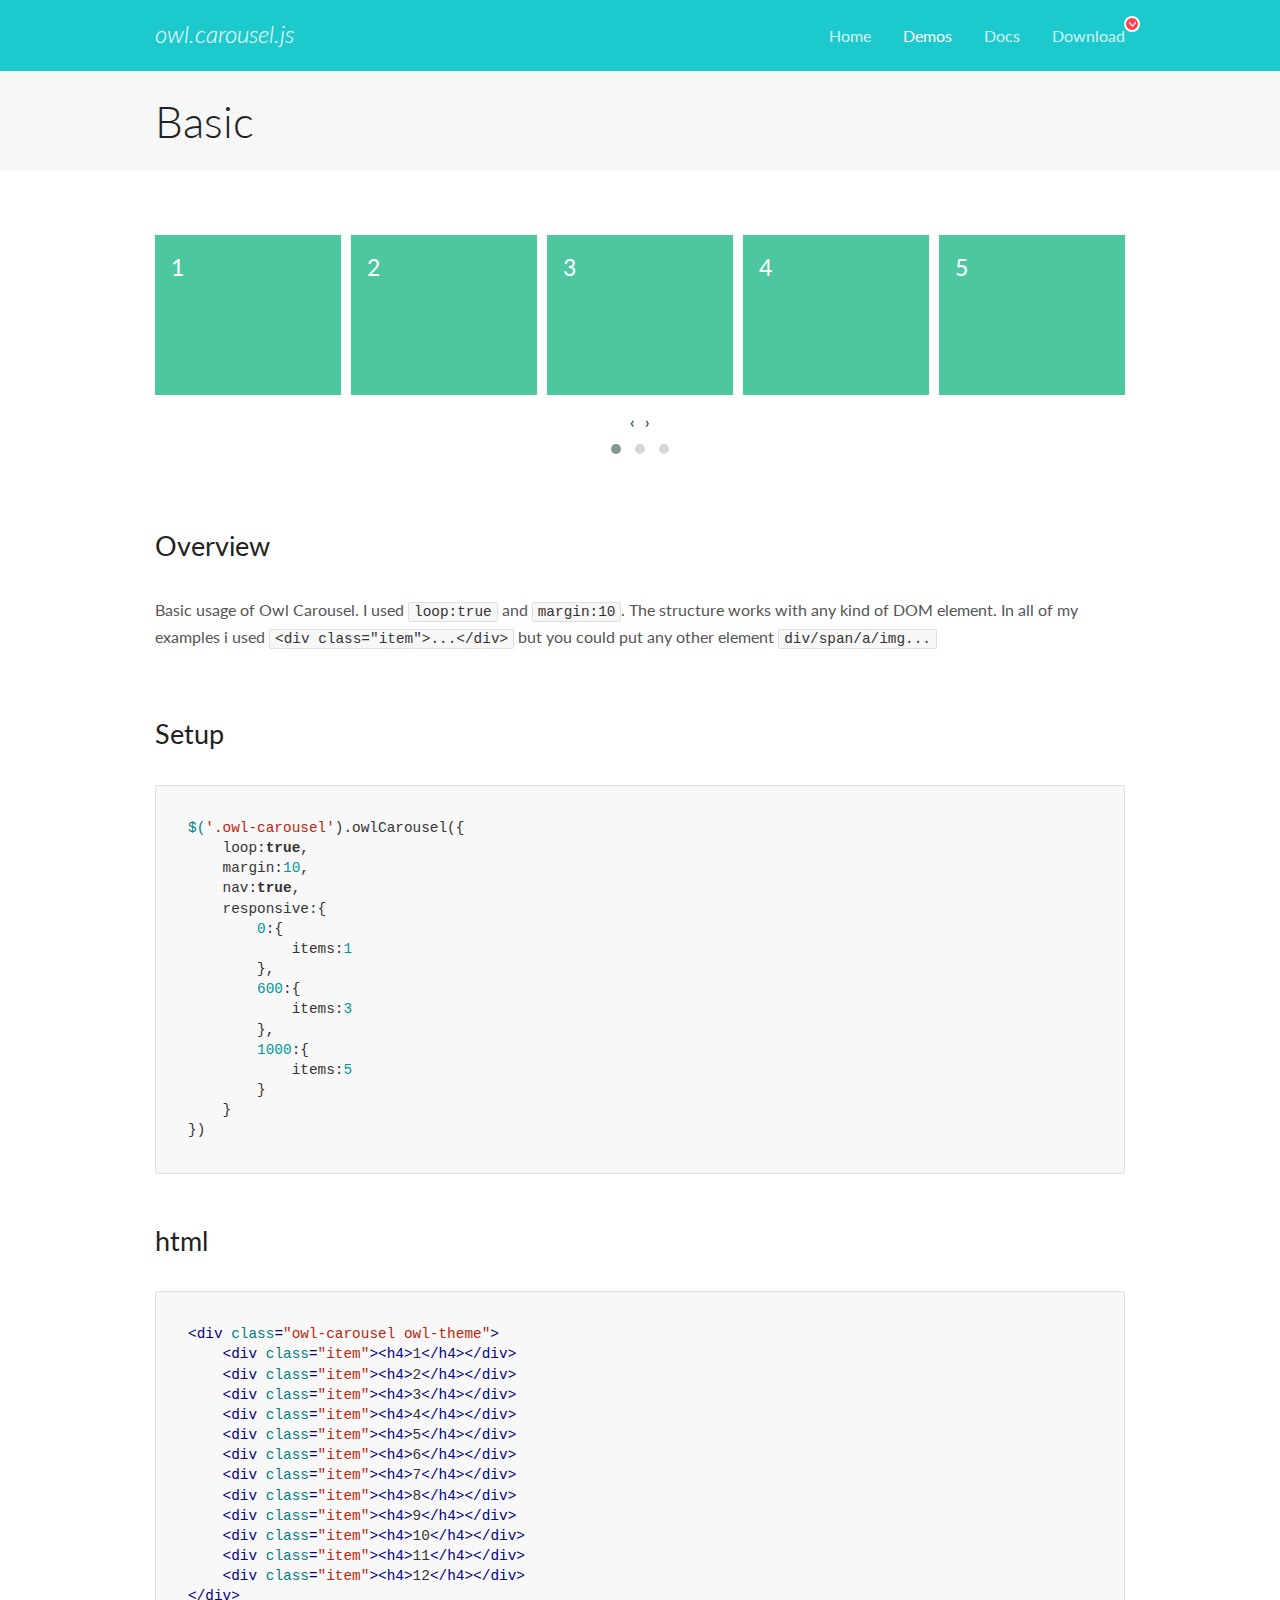
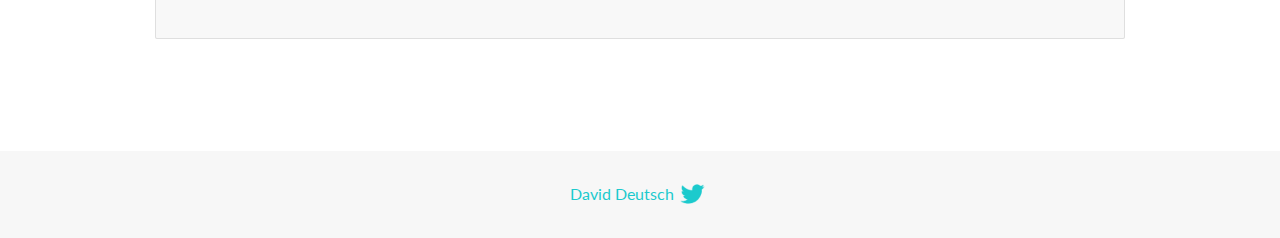
<file: assets/vendor/owl-carousel/OwlCarousel2-2.3.4/OwlCarousel2-2.3.4/docs/demos/basic.html>
<!DOCTYPE html>
<html lang="en">
  <head>

    <!-- head -->
    <meta charset="utf-8">
    <meta name="msapplication-tap-highlight" content="no" />
    <meta name="viewport" content="width=device-width, initial-scale=1.0" />
    <meta name="description" content="Basic usage demo">
    <meta name="author" content="David Deutsch">
    <title>
      Basic Demo | Owl Carousel | 2.3.4
    </title>

    <!-- Stylesheets -->
    <link href='https://fonts.googleapis.com/css?family=Lato:300,400,700,400italic,300italic' rel='stylesheet' type='text/css'>
    <link rel="stylesheet" href="../assets/css/docs.theme.min.css">

    <!-- Owl Stylesheets -->
    <link rel="stylesheet" href="../assets/owlcarousel/assets/owl.carousel.min.css">
    <link rel="stylesheet" href="../assets/owlcarousel/assets/owl.theme.default.min.css">

    <!-- HTML5 shim and Respond.js IE8 support of HTML5 elements and media queries -->

    <!--[if lt IE 9]>
      <script src="https://oss.maxcdn.com/libs/html5shiv/3.7.0/html5shiv.js"></script>
      <script src="https://oss.maxcdn.com/libs/respond.js/1.3.0/respond.min.js"></script>
    <![endif]-->

    <!-- Favicons -->
    <link rel="apple-touch-icon-precomposed" sizes="144x144" href="../assets/ico/apple-touch-icon-144-precomposed.png">
    <link rel="shortcut icon" href="../assets/ico/favicon.png">
    <link rel="shortcut icon" href="favicon.ico">

    <!-- Yeah i know js should not be in header. Its required for demos.-->

    <!-- javascript -->
    <script src="../assets/vendors/jquery.min.js"></script>
    <script src="../assets/owlcarousel/owl.carousel.js"></script>
  </head>
  <body>

    <!-- header -->
    <header class="header">
      <div class="row">
        <div class="large-12 columns">
          <div class="brand left">
            <h3>
              <a href="/OwlCarousel2/">owl.carousel.js</a> 
            </h3>
          </div>
          <a id="toggle-nav" class="right">
            <span></span> <span></span> <span></span> 
          </a> 
          <div class="nav-bar">
            <ul class="clearfix">
              <li> <a href="/OwlCarousel2/index.html">Home</a>  </li>
              <li class="active">
                <a href="/OwlCarousel2/demos/demos.html">Demos</a> 
              </li>
              <li> <a href="/OwlCarousel2/docs/started-welcome.html">Docs</a>  </li>
              <li>
                <a href="https://github.com/OwlCarousel2/OwlCarousel2/archive/2.3.4.zip">Download</a> 
                <span class="download"></span> 
              </li>
            </ul>
          </div>
        </div>
      </div>
    </header>

    <!-- title -->
    <section class="title">
      <div class="row">
        <div class="large-12 columns">
          <h1>Basic</h1>
        </div>
      </div>
    </section>

    <!--  Demos -->
    <section id="demos">
      <div class="row">
        <div class="large-12 columns">
          <div class="owl-carousel owl-theme">
            <div class="item">
              <h4>1</h4>
            </div>
            <div class="item">
              <h4>2</h4>
            </div>
            <div class="item">
              <h4>3</h4>
            </div>
            <div class="item">
              <h4>4</h4>
            </div>
            <div class="item">
              <h4>5</h4>
            </div>
            <div class="item">
              <h4>6</h4>
            </div>
            <div class="item">
              <h4>7</h4>
            </div>
            <div class="item">
              <h4>8</h4>
            </div>
            <div class="item">
              <h4>9</h4>
            </div>
            <div class="item">
              <h4>10</h4>
            </div>
            <div class="item">
              <h4>11</h4>
            </div>
            <div class="item">
              <h4>12</h4>
            </div>
          </div>
          <h3 id="overview">Overview</h3>
          <p>Basic usage of Owl Carousel. I used <code>loop:true</code> and <code>margin:10</code>. The structure works with any kind of DOM element. In all of my examples i used <code>&lt;div class=&quot;item&quot;&gt;...&lt;/div&gt;</code> but you could
            put any other element <code>div/span/a/img...</code></p>
          <h3 id="setup">Setup</h3>
          <pre><code>$(&#39;.owl-carousel&#39;).owlCarousel({
    loop:true,
    margin:10,
    nav:true,
    responsive:{
        0:{
            items:1
        },
        600:{
            items:3
        },
        1000:{
            items:5
        }
    }
})</code></pre>
          <h3 id="html">html</h3>
          <pre><code>&lt;div class=&quot;owl-carousel owl-theme&quot;&gt;
    &lt;div class=&quot;item&quot;&gt;&lt;h4&gt;1&lt;/h4&gt;&lt;/div&gt;
    &lt;div class=&quot;item&quot;&gt;&lt;h4&gt;2&lt;/h4&gt;&lt;/div&gt;
    &lt;div class=&quot;item&quot;&gt;&lt;h4&gt;3&lt;/h4&gt;&lt;/div&gt;
    &lt;div class=&quot;item&quot;&gt;&lt;h4&gt;4&lt;/h4&gt;&lt;/div&gt;
    &lt;div class=&quot;item&quot;&gt;&lt;h4&gt;5&lt;/h4&gt;&lt;/div&gt;
    &lt;div class=&quot;item&quot;&gt;&lt;h4&gt;6&lt;/h4&gt;&lt;/div&gt;
    &lt;div class=&quot;item&quot;&gt;&lt;h4&gt;7&lt;/h4&gt;&lt;/div&gt;
    &lt;div class=&quot;item&quot;&gt;&lt;h4&gt;8&lt;/h4&gt;&lt;/div&gt;
    &lt;div class=&quot;item&quot;&gt;&lt;h4&gt;9&lt;/h4&gt;&lt;/div&gt;
    &lt;div class=&quot;item&quot;&gt;&lt;h4&gt;10&lt;/h4&gt;&lt;/div&gt;
    &lt;div class=&quot;item&quot;&gt;&lt;h4&gt;11&lt;/h4&gt;&lt;/div&gt;
    &lt;div class=&quot;item&quot;&gt;&lt;h4&gt;12&lt;/h4&gt;&lt;/div&gt;
&lt;/div&gt;</code></pre>
          <script>
            $(document).ready(function() {
              var owl = $('.owl-carousel');
              owl.owlCarousel({
                margin: 10,
                nav: true,
                loop: true,
                responsive: {
                  0: {
                    items: 1
                  },
                  600: {
                    items: 3
                  },
                  1000: {
                    items: 5
                  }
                }
              })
            })
          </script>
        </div>
      </div>
    </section>

    <!-- footer -->
    <footer class="footer">
      <div class="row">
        <div class="large-12 columns">
          <h5>
            <a href="/OwlCarousel2/docs/support-contact.html">David Deutsch</a> 
            <a id="custom-tweet-button" href="https://twitter.com/share?url=https://github.com/OwlCarousel2/OwlCarousel2&text=Owl Carousel - This is so awesome! " target="_blank"></a> 
          </h5>
        </div>
      </div>
    </footer>

    <!-- vendors -->
    <script src="../assets/vendors/highlight.js"></script>
    <script src="../assets/js/app.js"></script>
  </body>
</html>
</file>
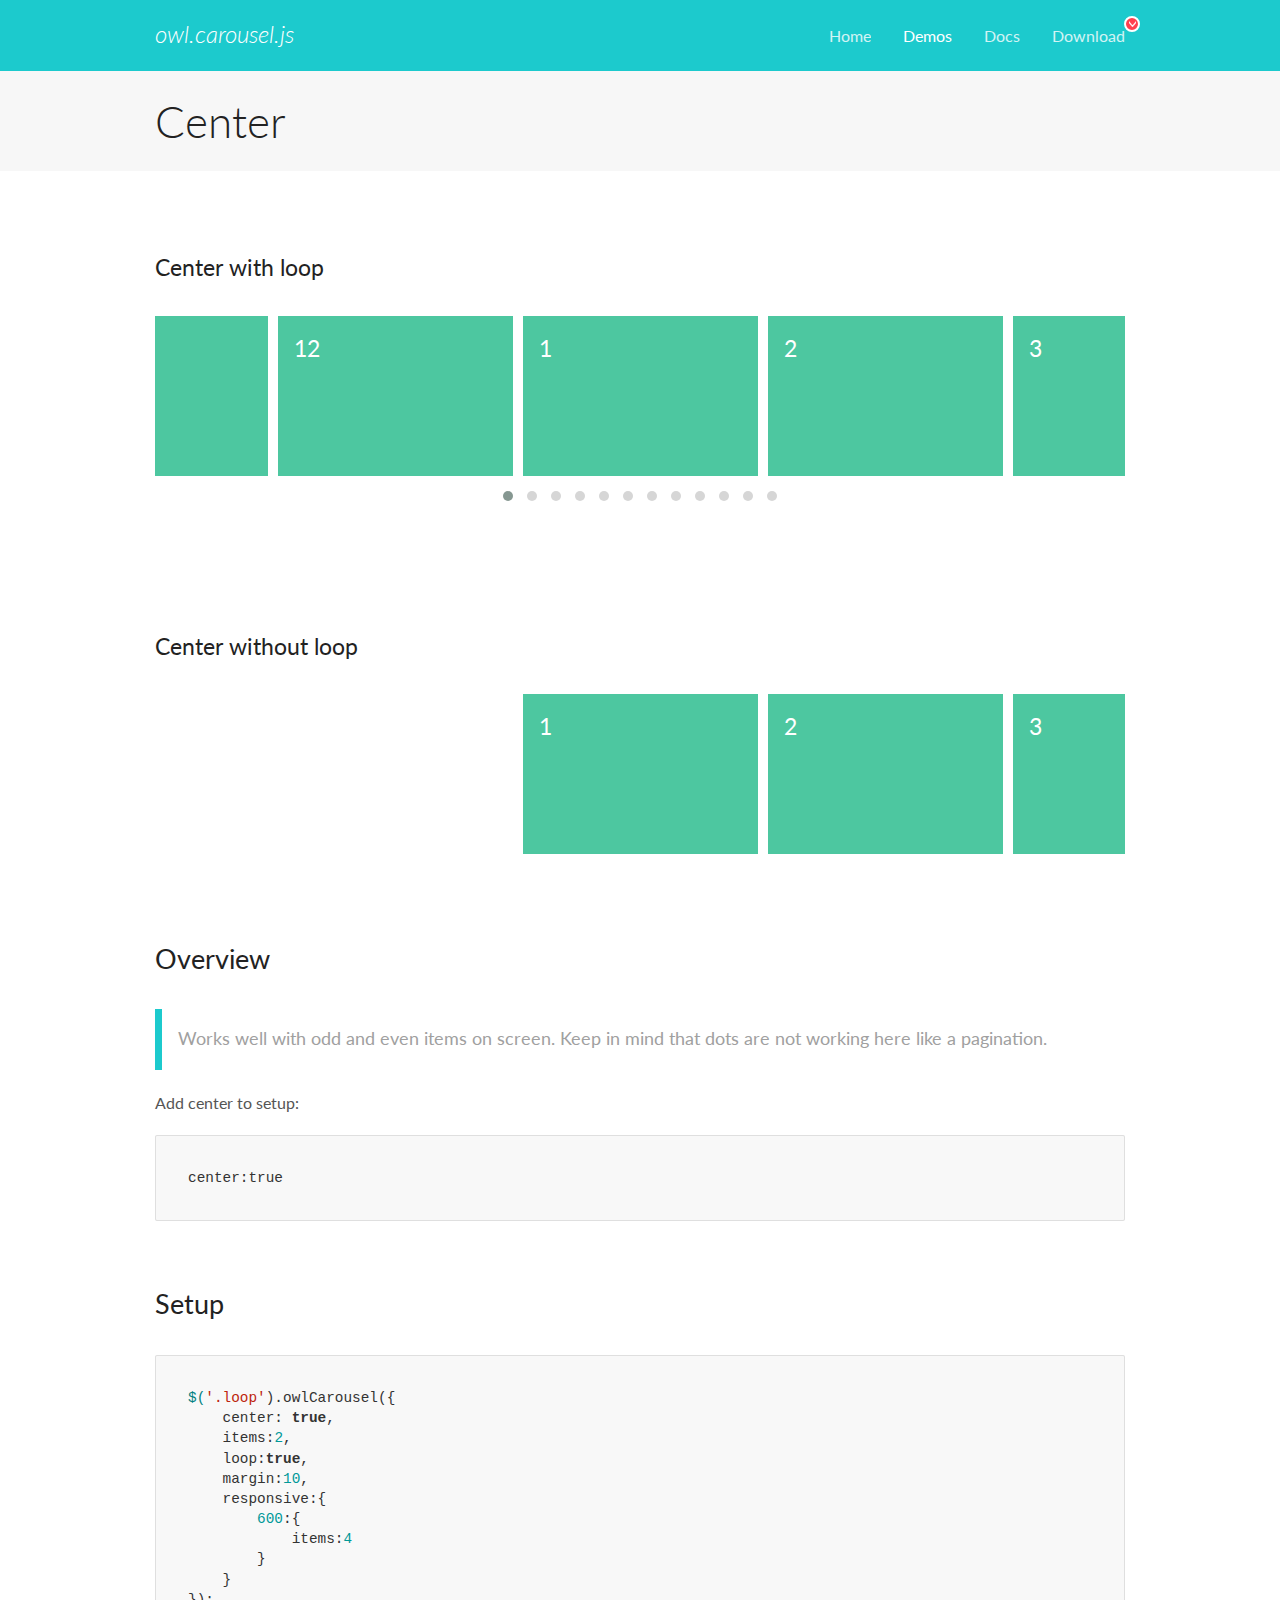
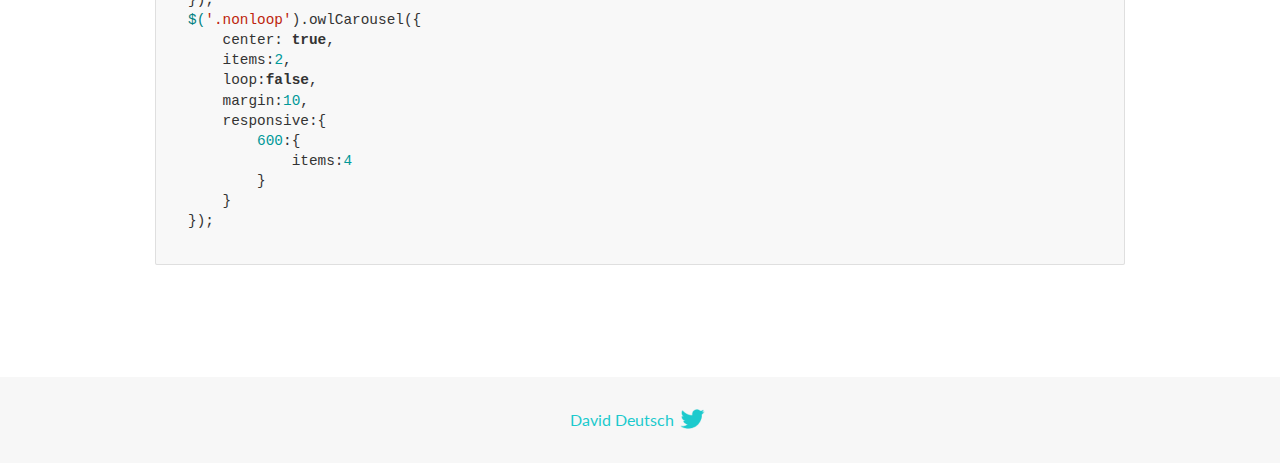
<file: assets/vendor/owl-carousel/OwlCarousel2-2.3.4/OwlCarousel2-2.3.4/docs/demos/center.html>
<!DOCTYPE html>
<html lang="en">
  <head>

    <!-- head -->
    <meta charset="utf-8">
    <meta name="msapplication-tap-highlight" content="no" />
    <meta name="viewport" content="width=device-width, initial-scale=1.0" />
    <meta name="description" content="Center carousel">
    <meta name="author" content="David Deutsch">
    <title>
      Center Demo | Owl Carousel | 2.3.4
    </title>

    <!-- Stylesheets -->
    <link href='https://fonts.googleapis.com/css?family=Lato:300,400,700,400italic,300italic' rel='stylesheet' type='text/css'>
    <link rel="stylesheet" href="../assets/css/docs.theme.min.css">

    <!-- Owl Stylesheets -->
    <link rel="stylesheet" href="../assets/owlcarousel/assets/owl.carousel.min.css">
    <link rel="stylesheet" href="../assets/owlcarousel/assets/owl.theme.default.min.css">

    <!-- HTML5 shim and Respond.js IE8 support of HTML5 elements and media queries -->

    <!--[if lt IE 9]>
      <script src="https://oss.maxcdn.com/libs/html5shiv/3.7.0/html5shiv.js"></script>
      <script src="https://oss.maxcdn.com/libs/respond.js/1.3.0/respond.min.js"></script>
    <![endif]-->

    <!-- Favicons -->
    <link rel="apple-touch-icon-precomposed" sizes="144x144" href="../assets/ico/apple-touch-icon-144-precomposed.png">
    <link rel="shortcut icon" href="../assets/ico/favicon.png">
    <link rel="shortcut icon" href="favicon.ico">

    <!-- Yeah i know js should not be in header. Its required for demos.-->

    <!-- javascript -->
    <script src="../assets/vendors/jquery.min.js"></script>
    <script src="../assets/owlcarousel/owl.carousel.js"></script>
  </head>
  <body>

    <!-- header -->
    <header class="header">
      <div class="row">
        <div class="large-12 columns">
          <div class="brand left">
            <h3>
              <a href="/OwlCarousel2/">owl.carousel.js</a> 
            </h3>
          </div>
          <a id="toggle-nav" class="right">
            <span></span> <span></span> <span></span> 
          </a> 
          <div class="nav-bar">
            <ul class="clearfix">
              <li> <a href="/OwlCarousel2/index.html">Home</a>  </li>
              <li class="active">
                <a href="/OwlCarousel2/demos/demos.html">Demos</a> 
              </li>
              <li> <a href="/OwlCarousel2/docs/started-welcome.html">Docs</a>  </li>
              <li>
                <a href="https://github.com/OwlCarousel2/OwlCarousel2/archive/2.3.4.zip">Download</a> 
                <span class="download"></span> 
              </li>
            </ul>
          </div>
        </div>
      </div>
    </header>

    <!-- title -->
    <section class="title">
      <div class="row">
        <div class="large-12 columns">
          <h1>Center</h1>
        </div>
      </div>
    </section>

    <!--  Demos -->
    <section id="demos">
      <div class="row">
        <div class="large-12 columns">
          <h4 id="center-with-loop">Center with loop</h4>
          <div class="loop owl-carousel owl-theme">
            <div class="item">
              <h4>1</h4>
            </div>
            <div class="item">
              <h4>2</h4>
            </div>
            <div class="item">
              <h4>3</h4>
            </div>
            <div class="item">
              <h4>4</h4>
            </div>
            <div class="item">
              <h4>5</h4>
            </div>
            <div class="item">
              <h4>6</h4>
            </div>
            <div class="item">
              <h4>7</h4>
            </div>
            <div class="item">
              <h4>8</h4>
            </div>
            <div class="item">
              <h4>9</h4>
            </div>
            <div class="item">
              <h4>10</h4>
            </div>
            <div class="item">
              <h4>11</h4>
            </div>
            <div class="item">
              <h4>12</h4>
            </div>
          </div>
          <br>
          <h4 id="center-without-loop">Center without loop</h4>
          <div class="nonloop owl-carousel">
            <div class="item">
              <h4>1</h4>
            </div>
            <div class="item">
              <h4>2</h4>
            </div>
            <div class="item">
              <h4>3</h4>
            </div>
            <div class="item">
              <h4>4</h4>
            </div>
            <div class="item">
              <h4>5</h4>
            </div>
            <div class="item">
              <h4>6</h4>
            </div>
            <div class="item">
              <h4>7</h4>
            </div>
            <div class="item">
              <h4>8</h4>
            </div>
            <div class="item">
              <h4>9</h4>
            </div>
            <div class="item">
              <h4>10</h4>
            </div>
            <div class="item">
              <h4>11</h4>
            </div>
            <div class="item">
              <h4>12</h4>
            </div>
          </div>
          <h3 id="overview">Overview</h3>
          <blockquote>
            <p>Works well with odd and even items on screen. Keep in mind that dots are not working here like a pagination.</p>
          </blockquote>
          <p>Add center to setup:</p>
          <pre><code>center:true</code></pre>
          <h3 id="setup">Setup</h3>
          <pre><code>$(&#39;.loop&#39;).owlCarousel({
    center: true,
    items:2,
    loop:true,
    margin:10,
    responsive:{
        600:{
            items:4
        }
    }
});
$(&#39;.nonloop&#39;).owlCarousel({
    center: true,
    items:2,
    loop:false,
    margin:10,
    responsive:{
        600:{
            items:4
        }
    }
});</code></pre>
          <script>
            jQuery(document).ready(function($) {
              $('.loop').owlCarousel({
                center: true,
                items: 2,
                loop: true,
                margin: 10,
                responsive: {
                  600: {
                    items: 4
                  }
                }
              });
              $('.nonloop').owlCarousel({
                center: true,
                items: 2,
                loop: false,
                margin: 10,
                responsive: {
                  600: {
                    items: 4
                  }
                }
              });
            });
          </script>
        </div>
      </div>
    </section>

    <!-- footer -->
    <footer class="footer">
      <div class="row">
        <div class="large-12 columns">
          <h5>
            <a href="/OwlCarousel2/docs/support-contact.html">David Deutsch</a> 
            <a id="custom-tweet-button" href="https://twitter.com/share?url=https://github.com/OwlCarousel2/OwlCarousel2&text=Owl Carousel - This is so awesome! " target="_blank"></a> 
          </h5>
        </div>
      </div>
    </footer>

    <!-- vendors -->
    <script src="../assets/vendors/highlight.js"></script>
    <script src="../assets/js/app.js"></script>
  </body>
</html>
</file>
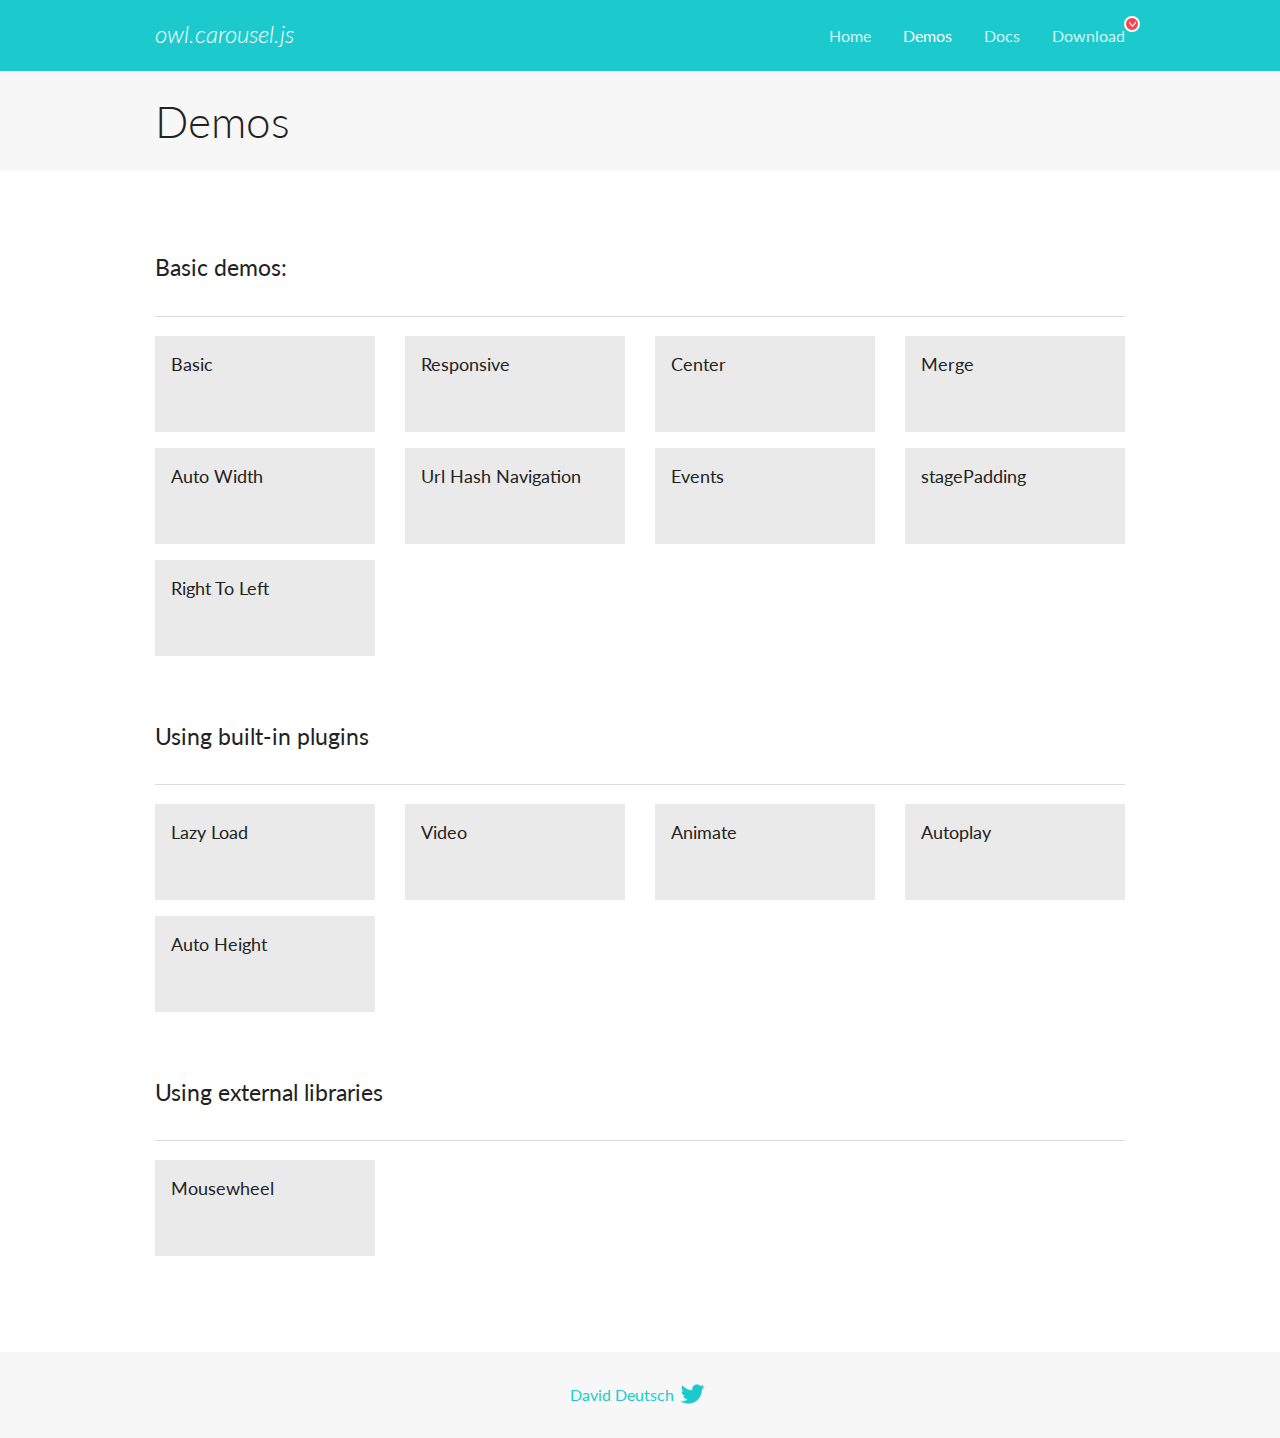
<file: assets/vendor/owl-carousel/OwlCarousel2-2.3.4/OwlCarousel2-2.3.4/docs/demos/demos.html>
<!DOCTYPE html>
<html lang="en">
  <head>

    <!-- head -->
    <meta charset="utf-8">
    <meta name="msapplication-tap-highlight" content="no" />
    <meta name="viewport" content="width=device-width, initial-scale=1.0" />
    <meta name="description" content="A list of Owl Carousel examples.">
    <meta name="author" content="David Deutsch">
    <title>
      Demos | Owl Carousel | 2.3.4
    </title>

    <!-- Stylesheets -->
    <link href='https://fonts.googleapis.com/css?family=Lato:300,400,700,400italic,300italic' rel='stylesheet' type='text/css'>
    <link rel="stylesheet" href="../assets/css/docs.theme.min.css">

    <!-- Owl Stylesheets -->
    <link rel="stylesheet" href="../assets/owlcarousel/assets/owl.carousel.min.css">
    <link rel="stylesheet" href="../assets/owlcarousel/assets/owl.theme.default.min.css">

    <!-- HTML5 shim and Respond.js IE8 support of HTML5 elements and media queries -->

    <!--[if lt IE 9]>
      <script src="https://oss.maxcdn.com/libs/html5shiv/3.7.0/html5shiv.js"></script>
      <script src="https://oss.maxcdn.com/libs/respond.js/1.3.0/respond.min.js"></script>
    <![endif]-->

    <!-- Favicons -->
    <link rel="apple-touch-icon-precomposed" sizes="144x144" href="../assets/ico/apple-touch-icon-144-precomposed.png">
    <link rel="shortcut icon" href="../assets/ico/favicon.png">
    <link rel="shortcut icon" href="favicon.ico">

    <!-- Yeah i know js should not be in header. Its required for demos.-->

    <!-- javascript -->
    <script src="../assets/vendors/jquery.min.js"></script>
    <script src="../assets/owlcarousel/owl.carousel.js"></script>
  </head>
  <body>

    <!-- header -->
    <header class="header">
      <div class="row">
        <div class="large-12 columns">
          <div class="brand left">
            <h3>
              <a href="/OwlCarousel2/">owl.carousel.js</a> 
            </h3>
          </div>
          <a id="toggle-nav" class="right">
            <span></span> <span></span> <span></span> 
          </a> 
          <div class="nav-bar">
            <ul class="clearfix">
              <li> <a href="/OwlCarousel2/index.html">Home</a>  </li>
              <li class="active">
                <a href="/OwlCarousel2/demos/demos.html">Demos</a> 
              </li>
              <li> <a href="/OwlCarousel2/docs/started-welcome.html">Docs</a>  </li>
              <li>
                <a href="https://github.com/OwlCarousel2/OwlCarousel2/archive/2.3.4.zip">Download</a> 
                <span class="download"></span> 
              </li>
            </ul>
          </div>
        </div>
      </div>
    </header>

    <!-- title -->
    <section class="title">
      <div class="row">
        <div class="large-12 columns">
          <h1>Demos</h1>
        </div>
      </div>
    </section>

    <!--  Demos -->
    <section id="demos">
      <div class="row">
        <div class="large-12 columns">
          <h4 id="basic-demos-">Basic demos:</h4>
          <hr>
          <div class="demo-list">
            <div class="row">
              <div class="small-6 medium-4 large-3 columns">
                <a href="basic.html" class="demo-block">
                  <h5>Basic </h5>
                </a> 
              </div>
              <div class="small-6 medium-4 large-3 columns">
                <a href="responsive.html" class="demo-block">
                  <h5>Responsive </h5>
                </a> 
              </div>
              <div class="small-6 medium-4 large-3 columns">
                <a href="center.html" class="demo-block">
                  <h5>Center </h5>
                </a> 
              </div>
              <div class="small-6 medium-4 large-3 columns">
                <a href="merge.html" class="demo-block">
                  <h5>Merge </h5>
                </a> 
              </div>
              <div class="small-6 medium-4 large-3 columns">
                <a href="autowidth.html" class="demo-block">
                  <h5>Auto Width </h5>
                </a> 
              </div>
              <div class="small-6 medium-4 large-3 columns">
                <a href="urlhashnav.html" class="demo-block">
                  <h5>Url Hash Navigation </h5>
                </a> 
              </div>
              <div class="small-6 medium-4 large-3 columns">
                <a href="events.html" class="demo-block">
                  <h5>Events </h5>
                </a> 
              </div>
              <div class="small-6 medium-4 large-3 columns">
                <a href="stagepadding.html" class="demo-block">
                  <h5>stagePadding </h5>
                </a> 
              </div>
              <div class="small-6 medium-4 large-3 columns">
                <a href="rtl.html" class="demo-block">
                  <h5>Right To Left </h5>
                </a> 
              </div>
            </div>
          </div>
          <h4 id="using-built-in-plugins">Using built-in plugins</h4>
          <hr>
          <div class="demo-list">
            <div class="row">
              <div class="small-6 medium-4 large-3 columns">
                <a href="lazyLoad.html" class="demo-block">
                  <h5>Lazy Load </h5>
                </a> 
              </div>
              <div class="small-6 medium-4 large-3 columns">
                <a href="video.html" class="demo-block">
                  <h5>Video </h5>
                </a> 
              </div>
              <div class="small-6 medium-4 large-3 columns">
                <a href="animate.html" class="demo-block">
                  <h5>Animate </h5>
                </a> 
              </div>
              <div class="small-6 medium-4 large-3 columns">
                <a href="autoplay.html" class="demo-block">
                  <h5>Autoplay </h5>
                </a> 
              </div>
              <div class="small-6 medium-4 large-3 columns">
                <a href="autoheight.html" class="demo-block">
                  <h5>Auto Height </h5>
                </a> 
              </div>
            </div>
          </div>
          <h4 id="using-external-libraries">Using external libraries</h4>
          <hr>
          <div class="demo-list">
            <div class="row">
              <div class="small-6 medium-4 large-3 columns">
                <a href="mousewheel.html" class="demo-block">
                  <h5>Mousewheel </h5>
                </a> 
              </div>
            </div>
          </div>
        </div>
      </div>
    </section>

    <!-- footer -->
    <footer class="footer">
      <div class="row">
        <div class="large-12 columns">
          <h5>
            <a href="/OwlCarousel2/docs/support-contact.html">David Deutsch</a> 
            <a id="custom-tweet-button" href="https://twitter.com/share?url=https://github.com/OwlCarousel2/OwlCarousel2&text=Owl Carousel - This is so awesome! " target="_blank"></a> 
          </h5>
        </div>
      </div>
    </footer>

    <!-- vendors -->
    <script src="../assets/vendors/highlight.js"></script>
    <script src="../assets/js/app.js"></script>
  </body>
</html>
</file>
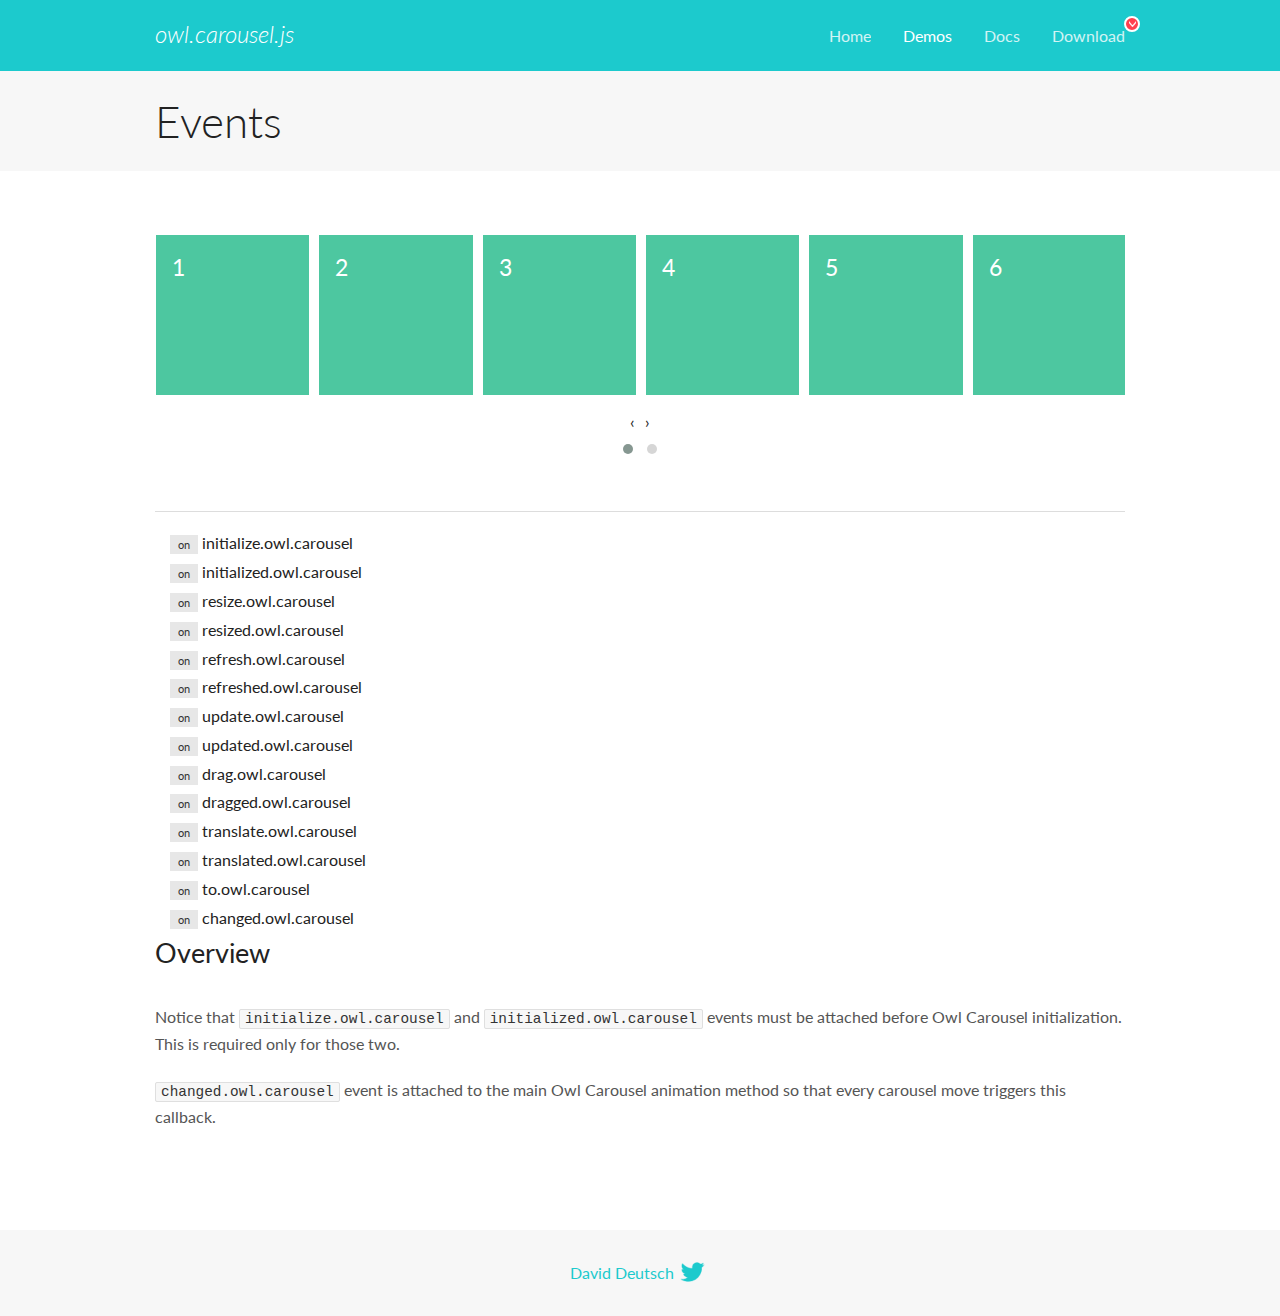
<file: assets/vendor/owl-carousel/OwlCarousel2-2.3.4/OwlCarousel2-2.3.4/docs/demos/events.html>
<!DOCTYPE html>
<html lang="en">
  <head>

    <!-- head -->
    <meta charset="utf-8">
    <meta name="msapplication-tap-highlight" content="no" />
    <meta name="viewport" content="width=device-width, initial-scale=1.0" />
    <meta name="description" content="Events usage demo">
    <meta name="author" content="David Deutsch">
    <title>
      Events Demo | Owl Carousel | 2.3.4
    </title>

    <!-- Stylesheets -->
    <link href='https://fonts.googleapis.com/css?family=Lato:300,400,700,400italic,300italic' rel='stylesheet' type='text/css'>
    <link rel="stylesheet" href="../assets/css/docs.theme.min.css">

    <!-- Owl Stylesheets -->
    <link rel="stylesheet" href="../assets/owlcarousel/assets/owl.carousel.min.css">
    <link rel="stylesheet" href="../assets/owlcarousel/assets/owl.theme.default.min.css">

    <!-- HTML5 shim and Respond.js IE8 support of HTML5 elements and media queries -->

    <!--[if lt IE 9]>
      <script src="https://oss.maxcdn.com/libs/html5shiv/3.7.0/html5shiv.js"></script>
      <script src="https://oss.maxcdn.com/libs/respond.js/1.3.0/respond.min.js"></script>
    <![endif]-->

    <!-- Favicons -->
    <link rel="apple-touch-icon-precomposed" sizes="144x144" href="../assets/ico/apple-touch-icon-144-precomposed.png">
    <link rel="shortcut icon" href="../assets/ico/favicon.png">
    <link rel="shortcut icon" href="favicon.ico">

    <!-- Yeah i know js should not be in header. Its required for demos.-->

    <!-- javascript -->
    <script src="../assets/vendors/jquery.min.js"></script>
    <script src="../assets/owlcarousel/owl.carousel.js"></script>
  </head>
  <body>

    <!-- header -->
    <header class="header">
      <div class="row">
        <div class="large-12 columns">
          <div class="brand left">
            <h3>
              <a href="/OwlCarousel2/">owl.carousel.js</a> 
            </h3>
          </div>
          <a id="toggle-nav" class="right">
            <span></span> <span></span> <span></span> 
          </a> 
          <div class="nav-bar">
            <ul class="clearfix">
              <li> <a href="/OwlCarousel2/index.html">Home</a>  </li>
              <li class="active">
                <a href="/OwlCarousel2/demos/demos.html">Demos</a> 
              </li>
              <li> <a href="/OwlCarousel2/docs/started-welcome.html">Docs</a>  </li>
              <li>
                <a href="https://github.com/OwlCarousel2/OwlCarousel2/archive/2.3.4.zip">Download</a> 
                <span class="download"></span> 
              </li>
            </ul>
          </div>
        </div>
      </div>
    </header>

    <!-- title -->
    <section class="title">
      <div class="row">
        <div class="large-12 columns">
          <h1>Events</h1>
        </div>
      </div>
    </section>

    <!--  Demos -->
    <section id="demos">
      <div class="row">
        <div class="large-12 columns">
          <div class="owl-carousel owl-theme">
            <div class="item">
              <h4>1</h4>
            </div>
            <div class="item">
              <h4>2</h4>
            </div>
            <div class="item">
              <h4>3</h4>
            </div>
            <div class="item">
              <h4>4</h4>
            </div>
            <div class="item">
              <h4>5</h4>
            </div>
            <div class="item">
              <h4>6</h4>
            </div>
            <div class="item">
              <h4>7</h4>
            </div>
            <div class="item">
              <h4>8</h4>
            </div>
            <div class="item">
              <h4>9</h4>
            </div>
            <div class="item">
              <h4>10</h4>
            </div>
            <div class="item">
              <h4>11</h4>
            </div>
            <div class="item">
              <h4>12</h4>
            </div>
          </div>
          <hr>
          <div class="large-12 columns callbacks">
            <div><span class="label secondary initialize">on</span>  initialize.owl.carousel </div>
            <div><span class="label secondary initialized">on</span>  initialized.owl.carousel </div>
            <div><span class="label secondary resize">on</span>  resize.owl.carousel </div>
            <div><span class="label secondary resized">on</span>  resized.owl.carousel </div>
            <div><span class="label secondary refresh">on</span>  refresh.owl.carousel </div>
            <div><span class="label secondary refreshed">on</span>  refreshed.owl.carousel </div>
            <div><span class="label secondary update">on</span>  update.owl.carousel </div>
            <div><span class="label secondary updated">on</span>  updated.owl.carousel </div>
            <div><span class="label secondary drag">on</span>  drag.owl.carousel </div>
            <div><span class="label secondary dragged">on</span>  dragged.owl.carousel </div>
            <div><span class="label secondary translate">on</span>  translate.owl.carousel </div>
            <div><span class="label secondary translated">on</span>  translated.owl.carousel </div>
            <div><span class="label secondary to">on</span>  to.owl.carousel </div>
            <div><span class="label secondary changed">on</span>  changed.owl.carousel </div>
          </div>
          <h3 id="overview">Overview</h3>
          <p>Notice that <code>initialize.owl.carousel</code> and <code>initialized.owl.carousel</code> events must be attached before Owl Carousel initialization. This is required only for those two.</p>
          <p><code>changed.owl.carousel</code> event is attached to the main Owl Carousel animation method so that every carousel move triggers this callback.</p>
          <script>
            jQuery(document).ready(function($) {
              var owl = $('.owl-carousel');
              owl.on('initialize.owl.carousel initialized.owl.carousel ' +
                'initialize.owl.carousel initialize.owl.carousel ' +
                'resize.owl.carousel resized.owl.carousel ' +
                'refresh.owl.carousel refreshed.owl.carousel ' +
                'update.owl.carousel updated.owl.carousel ' +
                'drag.owl.carousel dragged.owl.carousel ' +
                'translate.owl.carousel translated.owl.carousel ' +
                'to.owl.carousel changed.owl.carousel',
                function(e) {
                  $('.' + e.type)
                    .removeClass('secondary')
                    .addClass('success');
                  window.setTimeout(function() {
                    $('.' + e.type)
                      .removeClass('success')
                      .addClass('secondary');
                  }, 500);
                });
              owl.owlCarousel({
                loop: true,
                nav: true,
                lazyLoad: true,
                margin: 10,
                video: true,
                responsive: {
                  0: {
                    items: 1
                  },
                  600: {
                    items: 3
                  },
                  960: {
                    items: 5,
                  },
                  1200: {
                    items: 6
                  }
                }
              });
            });
          </script>
        </div>
      </div>
    </section>

    <!-- footer -->
    <footer class="footer">
      <div class="row">
        <div class="large-12 columns">
          <h5>
            <a href="/OwlCarousel2/docs/support-contact.html">David Deutsch</a> 
            <a id="custom-tweet-button" href="https://twitter.com/share?url=https://github.com/OwlCarousel2/OwlCarousel2&text=Owl Carousel - This is so awesome! " target="_blank"></a> 
          </h5>
        </div>
      </div>
    </footer>

    <!-- vendors -->
    <script src="../assets/vendors/highlight.js"></script>
    <script src="../assets/js/app.js"></script>
  </body>
</html>
</file>
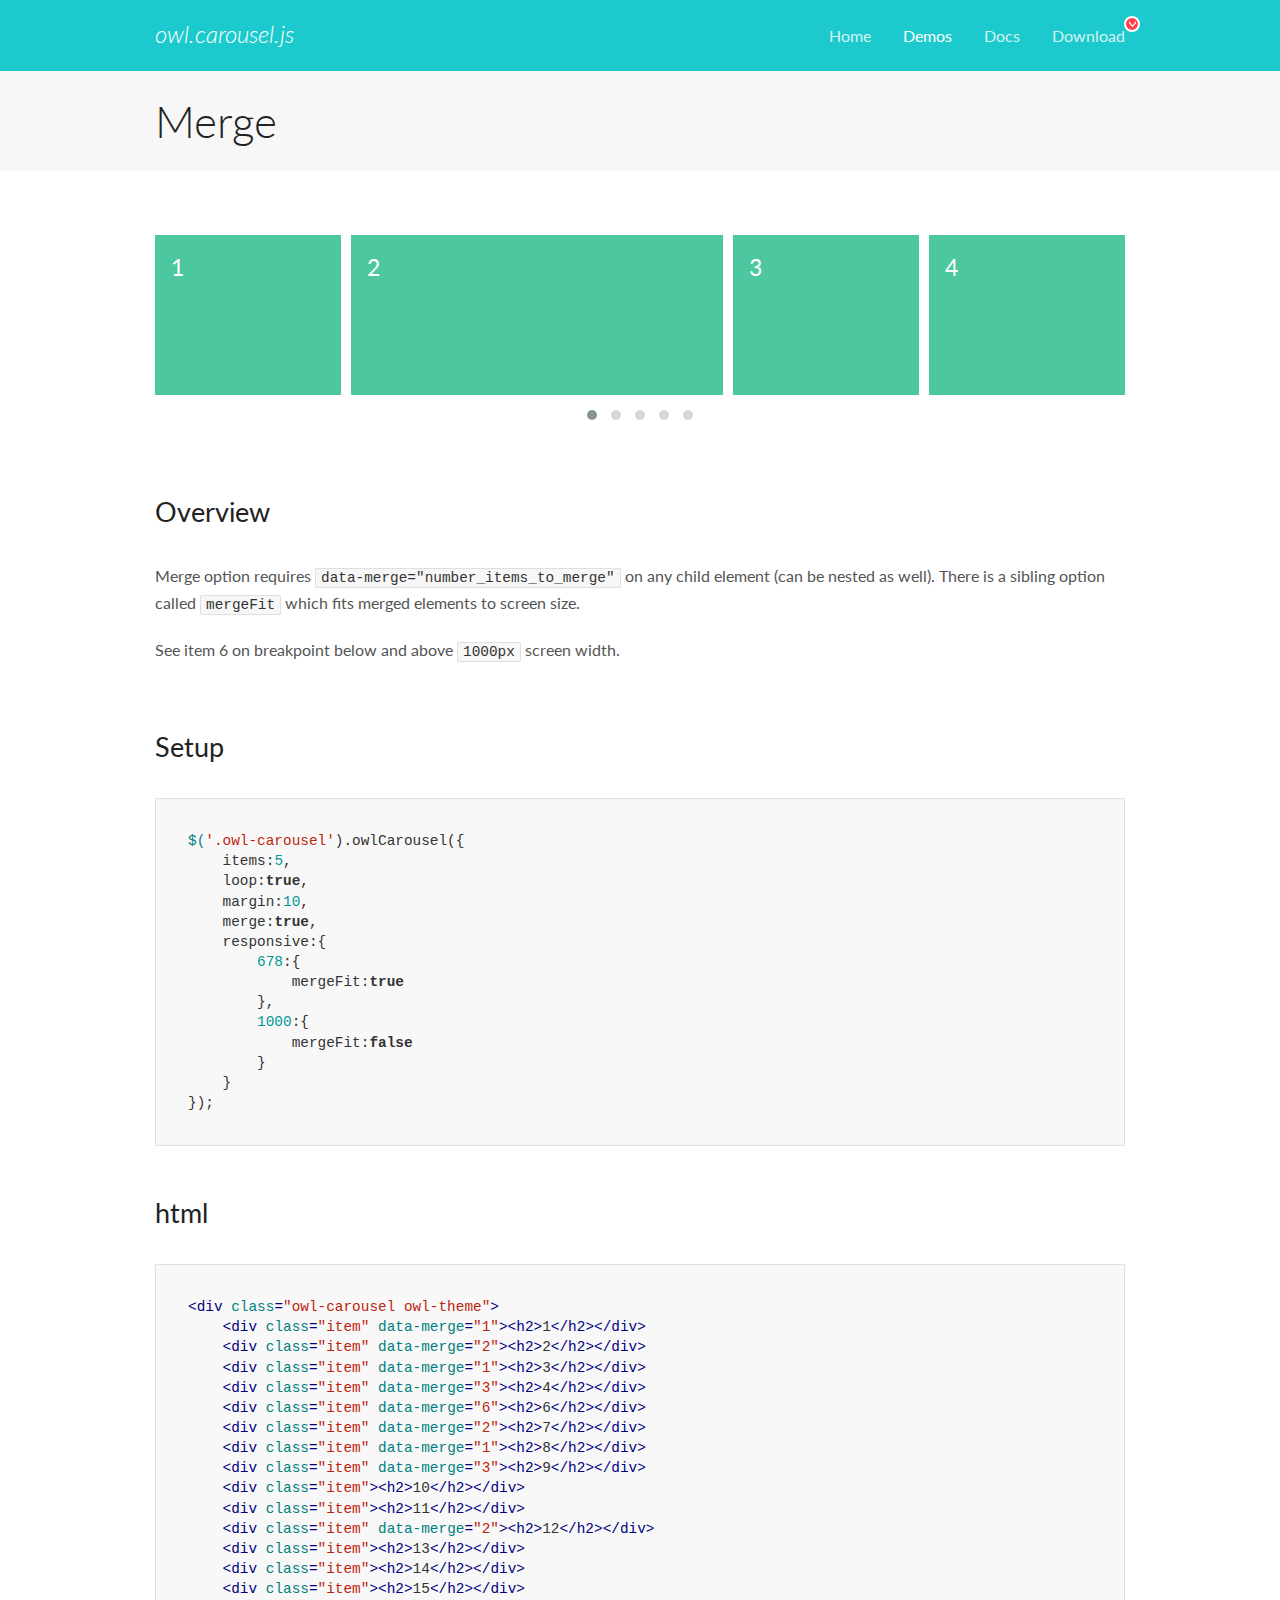
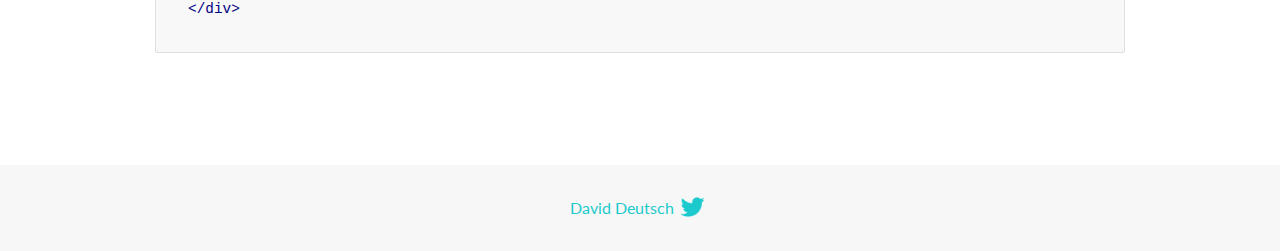
<file: assets/vendor/owl-carousel/OwlCarousel2-2.3.4/OwlCarousel2-2.3.4/docs/demos/merge.html>
<!DOCTYPE html>
<html lang="en">
  <head>

    <!-- head -->
    <meta charset="utf-8">
    <meta name="msapplication-tap-highlight" content="no" />
    <meta name="viewport" content="width=device-width, initial-scale=1.0" />
    <meta name="description" content="Merge Items">
    <meta name="author" content="David Deutsch">
    <title>
      Merge Demo | Owl Carousel | 2.3.4
    </title>

    <!-- Stylesheets -->
    <link href='https://fonts.googleapis.com/css?family=Lato:300,400,700,400italic,300italic' rel='stylesheet' type='text/css'>
    <link rel="stylesheet" href="../assets/css/docs.theme.min.css">

    <!-- Owl Stylesheets -->
    <link rel="stylesheet" href="../assets/owlcarousel/assets/owl.carousel.min.css">
    <link rel="stylesheet" href="../assets/owlcarousel/assets/owl.theme.default.min.css">

    <!-- HTML5 shim and Respond.js IE8 support of HTML5 elements and media queries -->

    <!--[if lt IE 9]>
      <script src="https://oss.maxcdn.com/libs/html5shiv/3.7.0/html5shiv.js"></script>
      <script src="https://oss.maxcdn.com/libs/respond.js/1.3.0/respond.min.js"></script>
    <![endif]-->

    <!-- Favicons -->
    <link rel="apple-touch-icon-precomposed" sizes="144x144" href="../assets/ico/apple-touch-icon-144-precomposed.png">
    <link rel="shortcut icon" href="../assets/ico/favicon.png">
    <link rel="shortcut icon" href="favicon.ico">

    <!-- Yeah i know js should not be in header. Its required for demos.-->

    <!-- javascript -->
    <script src="../assets/vendors/jquery.min.js"></script>
    <script src="../assets/owlcarousel/owl.carousel.js"></script>
  </head>
  <body>

    <!-- header -->
    <header class="header">
      <div class="row">
        <div class="large-12 columns">
          <div class="brand left">
            <h3>
              <a href="/OwlCarousel2/">owl.carousel.js</a> 
            </h3>
          </div>
          <a id="toggle-nav" class="right">
            <span></span> <span></span> <span></span> 
          </a> 
          <div class="nav-bar">
            <ul class="clearfix">
              <li> <a href="/OwlCarousel2/index.html">Home</a>  </li>
              <li class="active">
                <a href="/OwlCarousel2/demos/demos.html">Demos</a> 
              </li>
              <li> <a href="/OwlCarousel2/docs/started-welcome.html">Docs</a>  </li>
              <li>
                <a href="https://github.com/OwlCarousel2/OwlCarousel2/archive/2.3.4.zip">Download</a> 
                <span class="download"></span> 
              </li>
            </ul>
          </div>
        </div>
      </div>
    </header>

    <!-- title -->
    <section class="title">
      <div class="row">
        <div class="large-12 columns">
          <h1>Merge</h1>
        </div>
      </div>
    </section>

    <!--  Demos -->
    <section id="demos">
      <div class="row">
        <div class="large-12 columns">
          <div class="owl-carousel owl-theme">
            <div class="item" data-merge="1">
              <h4>1</h4>
            </div>
            <div class="item" data-merge="2">
              <h4>2</h4>
            </div>
            <div class="item" data-merge="1">
              <h4>3</h4>
            </div>
            <div class="item" data-merge="3">
              <h4>4</h4>
            </div>
            <div class="item" data-merge="6">
              <h4>6</h4>
            </div>
            <div class="item" data-merge="2">
              <h4>7</h4>
            </div>
            <div class="item" data-merge="1">
              <h4>8</h4>
            </div>
            <div class="item" data-merge="3">
              <h4>9</h4>
            </div>
            <div class="item">
              <h4>10</h4>
            </div>
            <div class="item">
              <h4>11</h4>
            </div>
            <div class="item" data-merge="2">
              <h4>12</h4>
            </div>
            <div class="item">
              <h4>13</h4>
            </div>
            <div class="item">
              <h4>14</h4>
            </div>
            <div class="item">
              <h4>15</h4>
            </div>
          </div>
          <h3 id="overview">Overview</h3>
          <p>Merge option requires <code>data-merge=&quot;number_items_to_merge&quot;</code> on any child element (can be nested as well). There is a sibling option called <code>mergeFit</code> which fits merged elements to screen size. </p>
          <p>See item 6 on breakpoint below and above <code>1000px</code> screen width.</p>
          <h3 id="setup">Setup</h3>
          <pre><code>$(&#39;.owl-carousel&#39;).owlCarousel({
    items:5,
    loop:true,
    margin:10,
    merge:true,
    responsive:{
        678:{
            mergeFit:true
        },
        1000:{
            mergeFit:false
        }
    }
});</code></pre>
          <h3 id="html">html</h3>
          <pre><code>&lt;div class=&quot;owl-carousel owl-theme&quot;&gt;
    &lt;div class=&quot;item&quot; data-merge=&quot;1&quot;&gt;&lt;h2&gt;1&lt;/h2&gt;&lt;/div&gt;
    &lt;div class=&quot;item&quot; data-merge=&quot;2&quot;&gt;&lt;h2&gt;2&lt;/h2&gt;&lt;/div&gt;
    &lt;div class=&quot;item&quot; data-merge=&quot;1&quot;&gt;&lt;h2&gt;3&lt;/h2&gt;&lt;/div&gt;
    &lt;div class=&quot;item&quot; data-merge=&quot;3&quot;&gt;&lt;h2&gt;4&lt;/h2&gt;&lt;/div&gt;
    &lt;div class=&quot;item&quot; data-merge=&quot;6&quot;&gt;&lt;h2&gt;6&lt;/h2&gt;&lt;/div&gt;
    &lt;div class=&quot;item&quot; data-merge=&quot;2&quot;&gt;&lt;h2&gt;7&lt;/h2&gt;&lt;/div&gt;
    &lt;div class=&quot;item&quot; data-merge=&quot;1&quot;&gt;&lt;h2&gt;8&lt;/h2&gt;&lt;/div&gt;
    &lt;div class=&quot;item&quot; data-merge=&quot;3&quot;&gt;&lt;h2&gt;9&lt;/h2&gt;&lt;/div&gt;
    &lt;div class=&quot;item&quot;&gt;&lt;h2&gt;10&lt;/h2&gt;&lt;/div&gt;
    &lt;div class=&quot;item&quot;&gt;&lt;h2&gt;11&lt;/h2&gt;&lt;/div&gt;
    &lt;div class=&quot;item&quot; data-merge=&quot;2&quot;&gt;&lt;h2&gt;12&lt;/h2&gt;&lt;/div&gt;
    &lt;div class=&quot;item&quot;&gt;&lt;h2&gt;13&lt;/h2&gt;&lt;/div&gt;
    &lt;div class=&quot;item&quot;&gt;&lt;h2&gt;14&lt;/h2&gt;&lt;/div&gt;
    &lt;div class=&quot;item&quot;&gt;&lt;h2&gt;15&lt;/h2&gt;&lt;/div&gt;
&lt;/div&gt;</code></pre>
          <script>
            $(document).ready(function() {
              $('.owl-carousel').owlCarousel({
                items: 5,
                loop: true,
                margin: 10,
                merge: true,
                responsive: {
                  678: {
                    mergeFit: true
                  },
                  1000: {
                    mergeFit: false
                  }
                }
              });
            })
          </script>
        </div>
      </div>
    </section>

    <!-- footer -->
    <footer class="footer">
      <div class="row">
        <div class="large-12 columns">
          <h5>
            <a href="/OwlCarousel2/docs/support-contact.html">David Deutsch</a> 
            <a id="custom-tweet-button" href="https://twitter.com/share?url=https://github.com/OwlCarousel2/OwlCarousel2&text=Owl Carousel - This is so awesome! " target="_blank"></a> 
          </h5>
        </div>
      </div>
    </footer>

    <!-- vendors -->
    <script src="../assets/vendors/highlight.js"></script>
    <script src="../assets/js/app.js"></script>
  </body>
</html>
</file>
